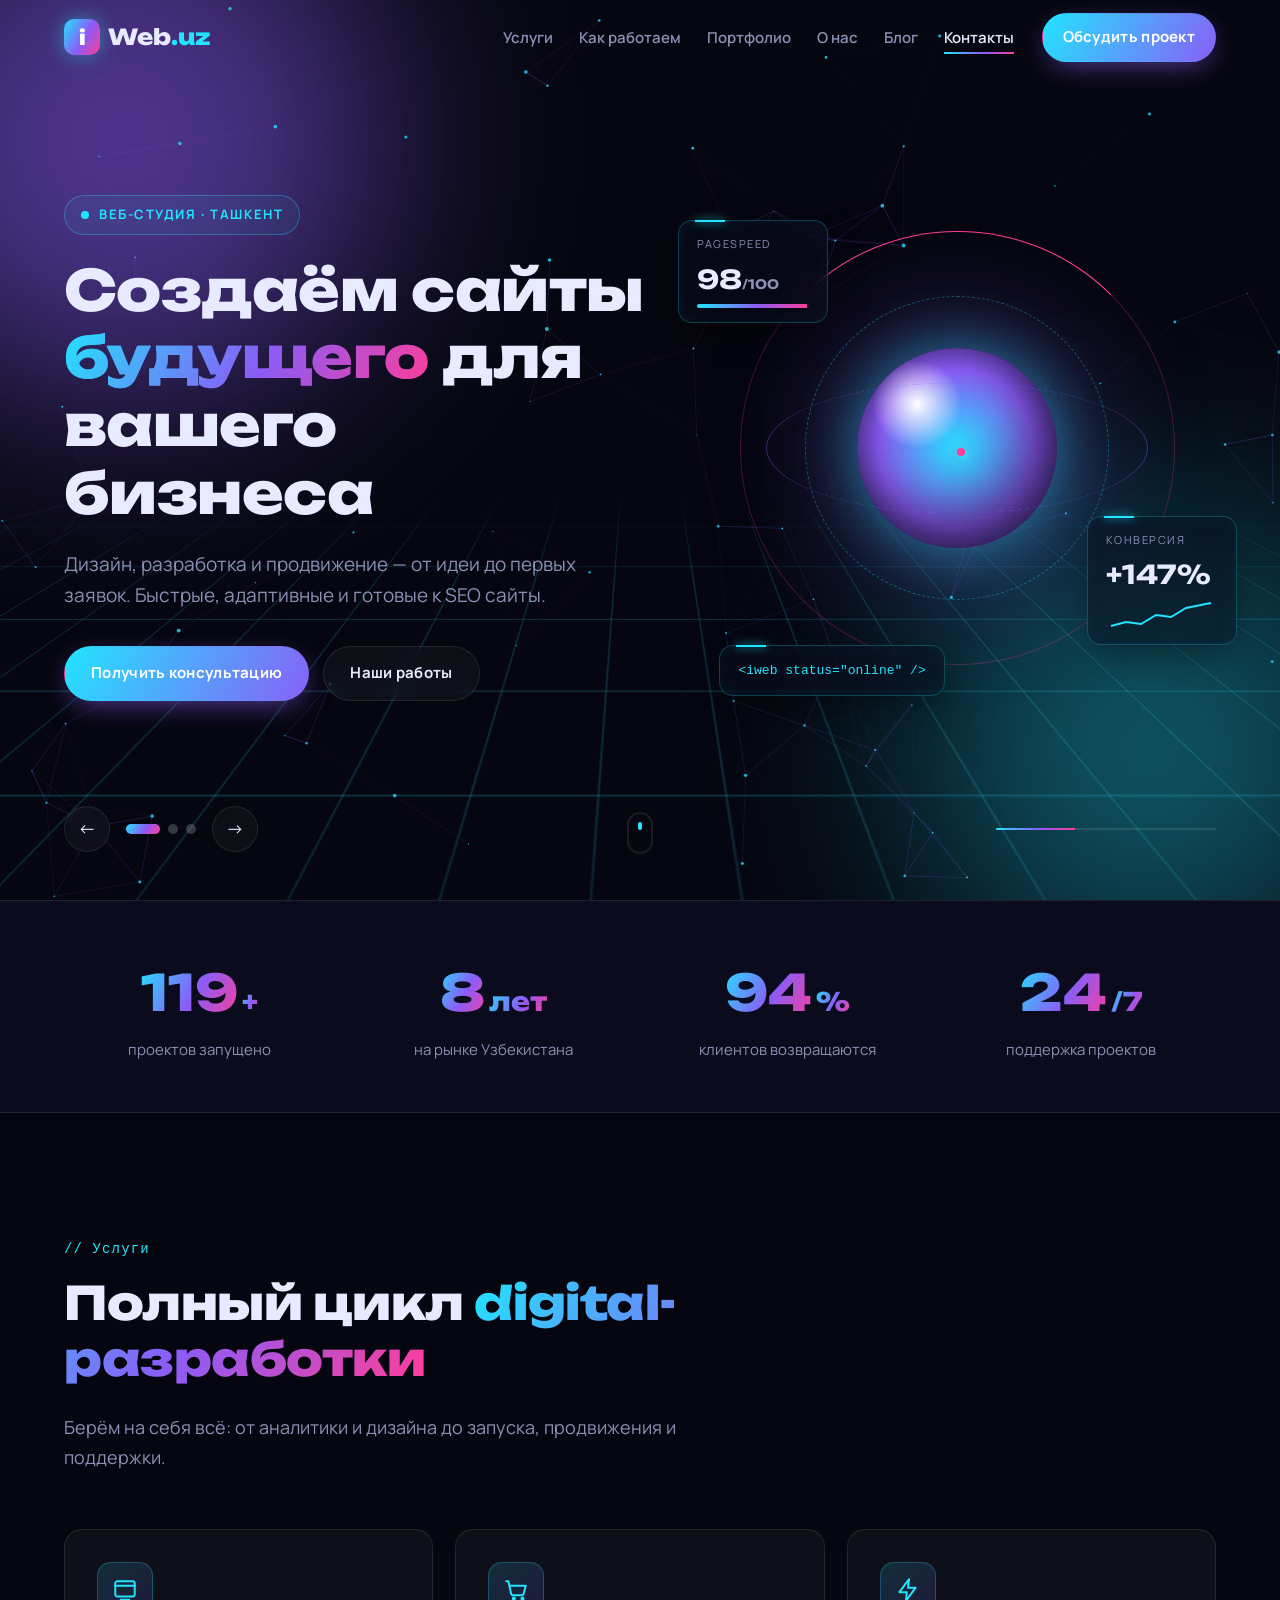
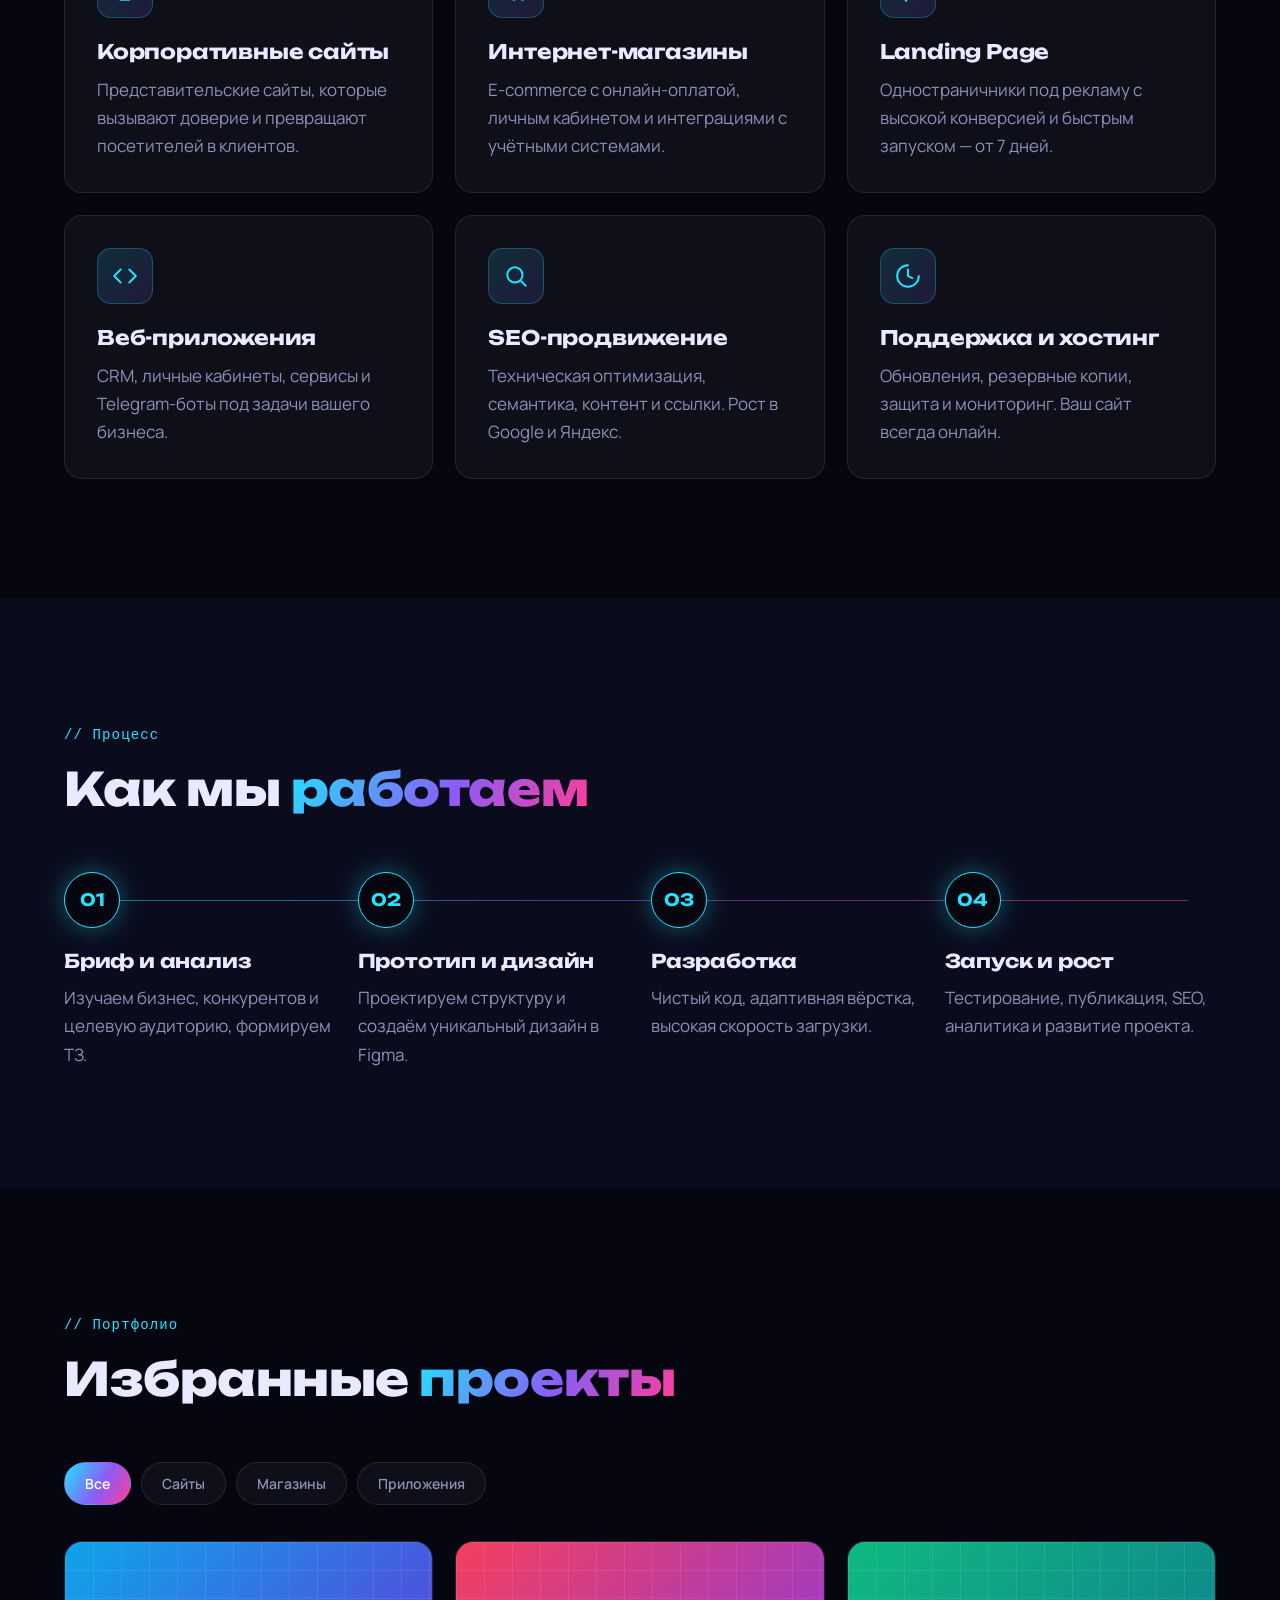
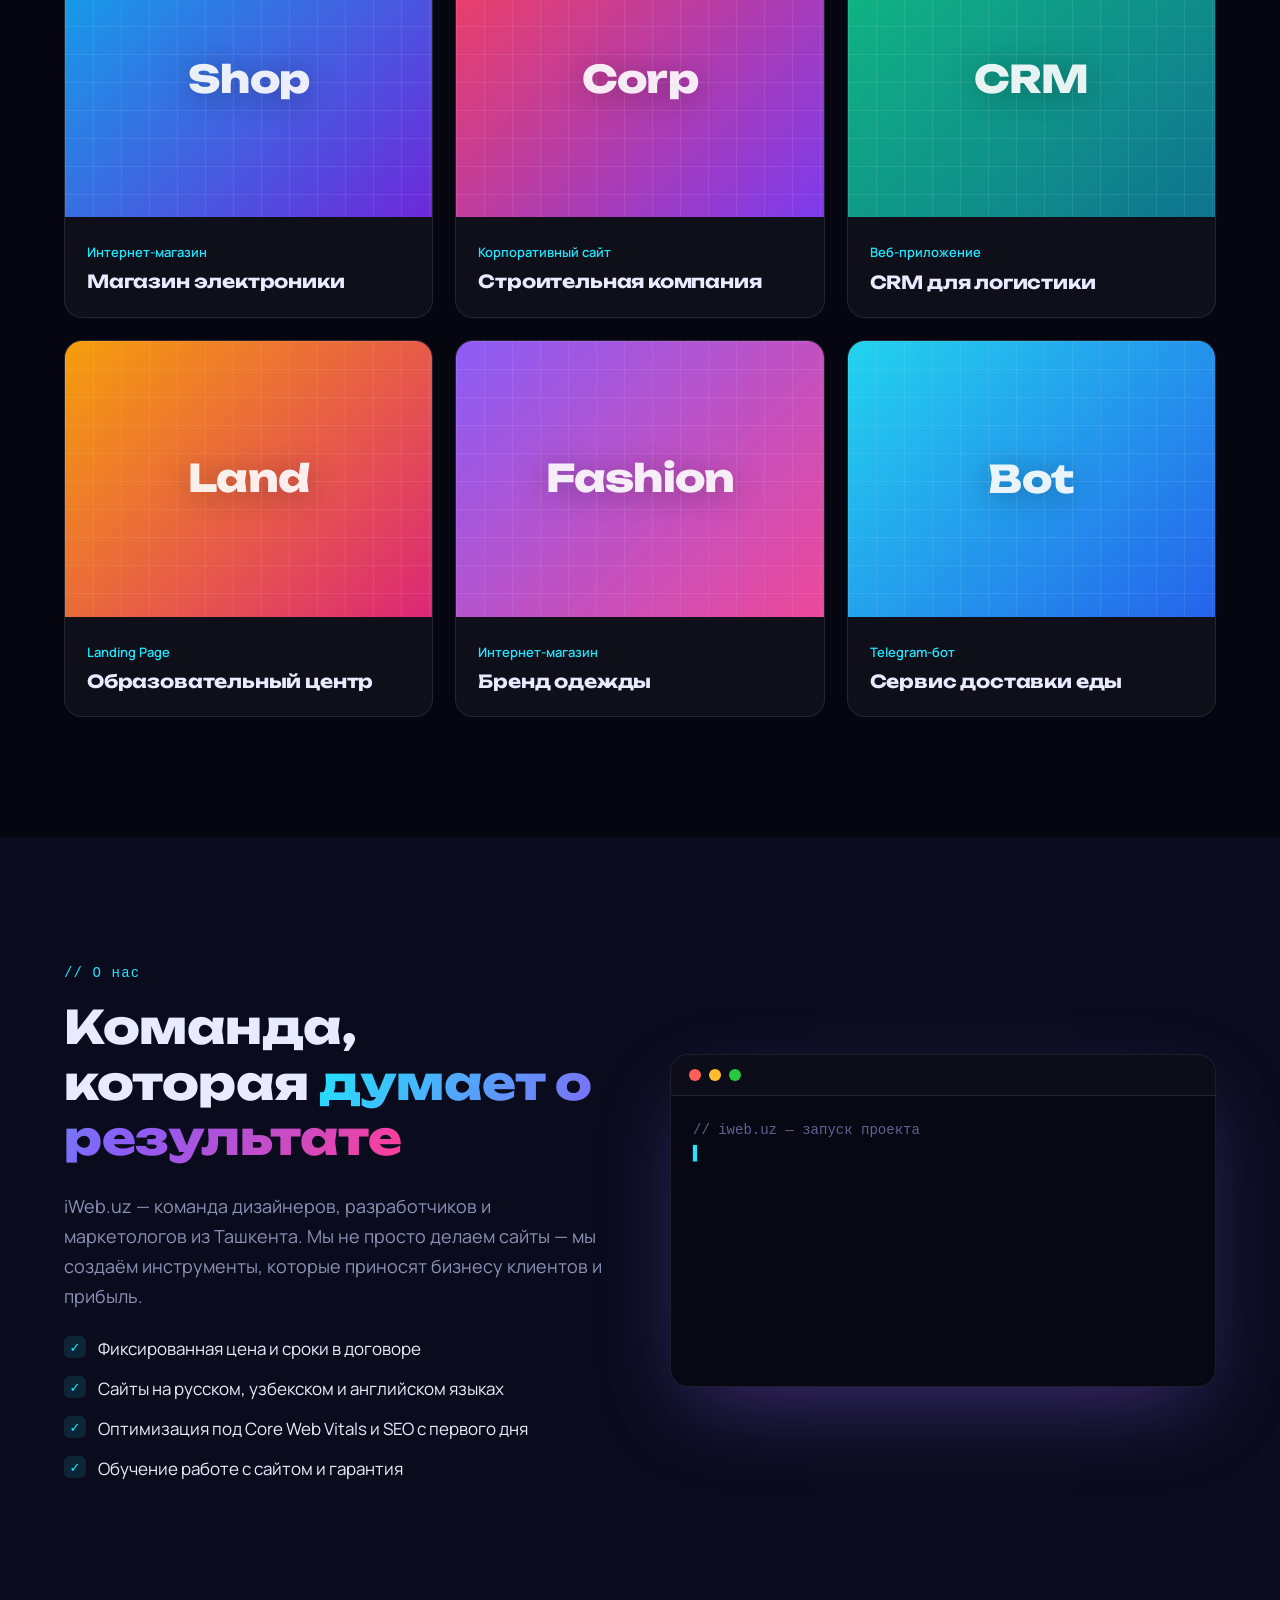
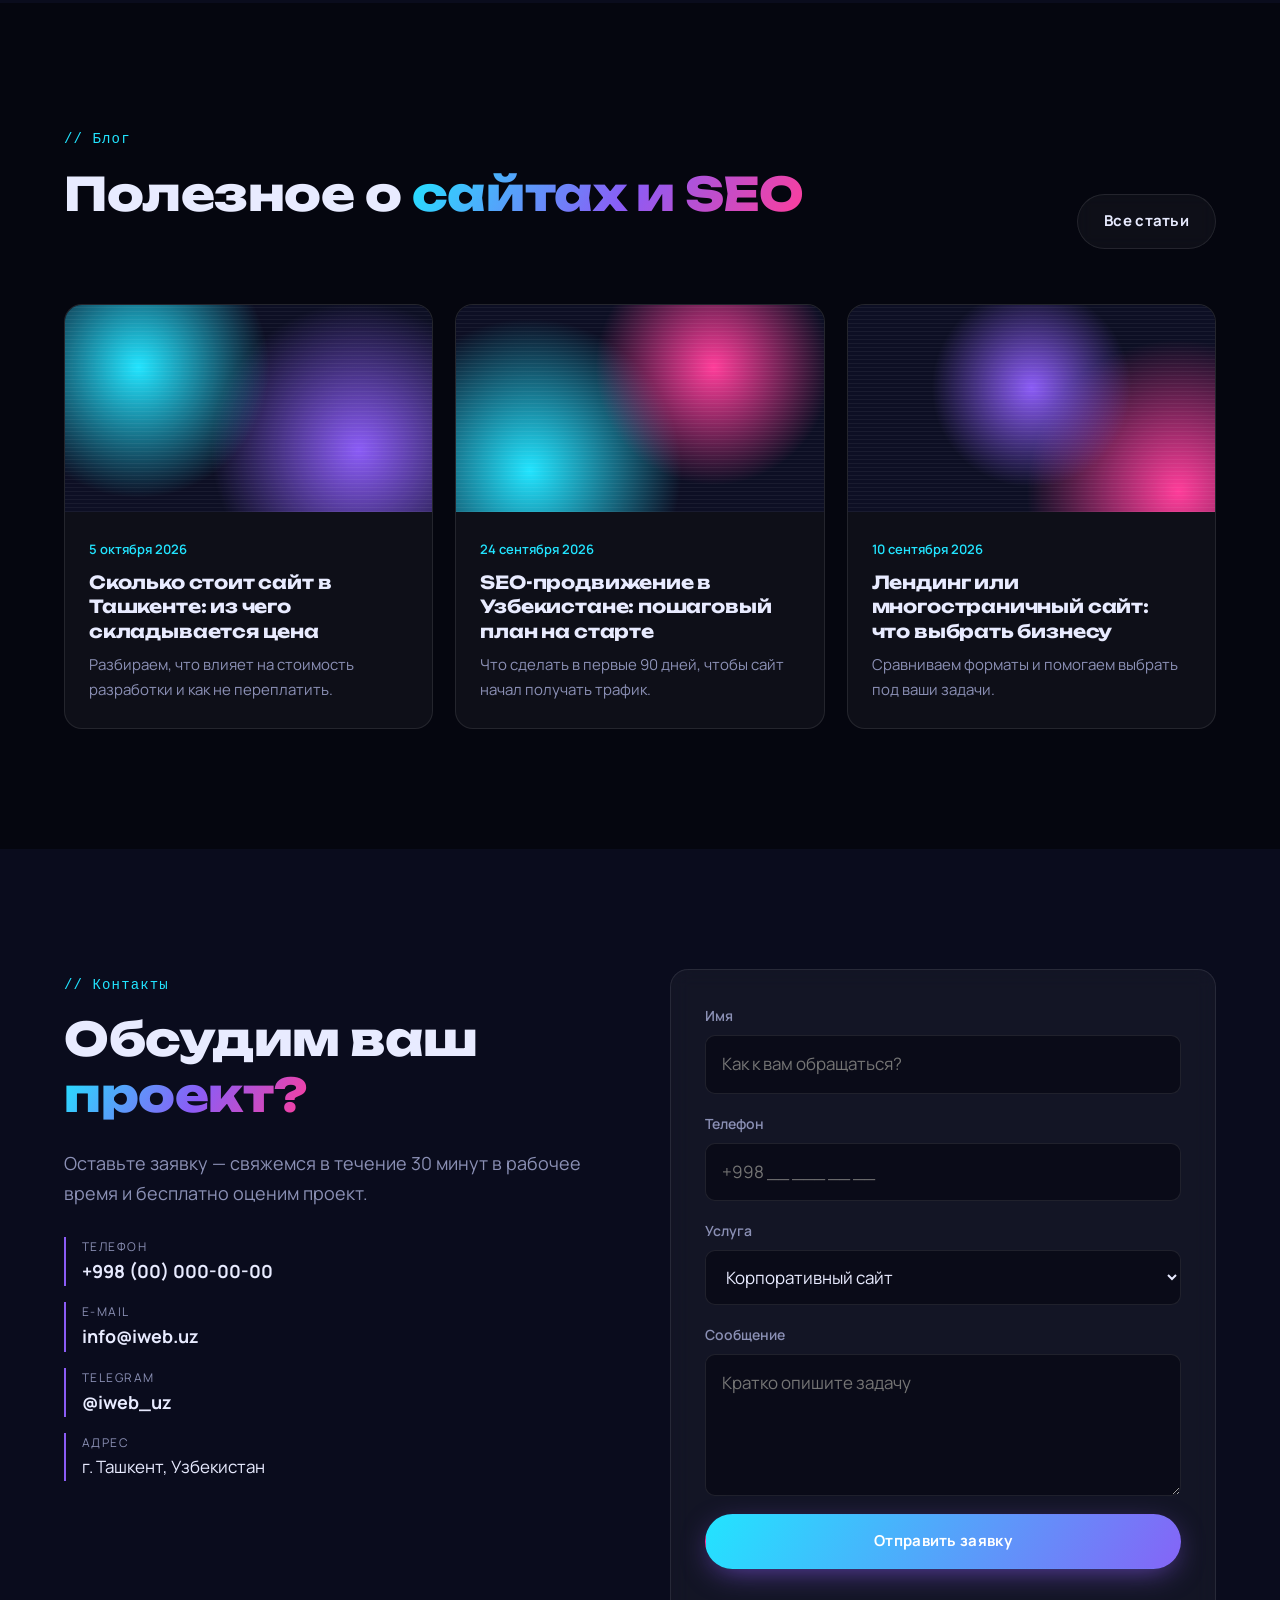
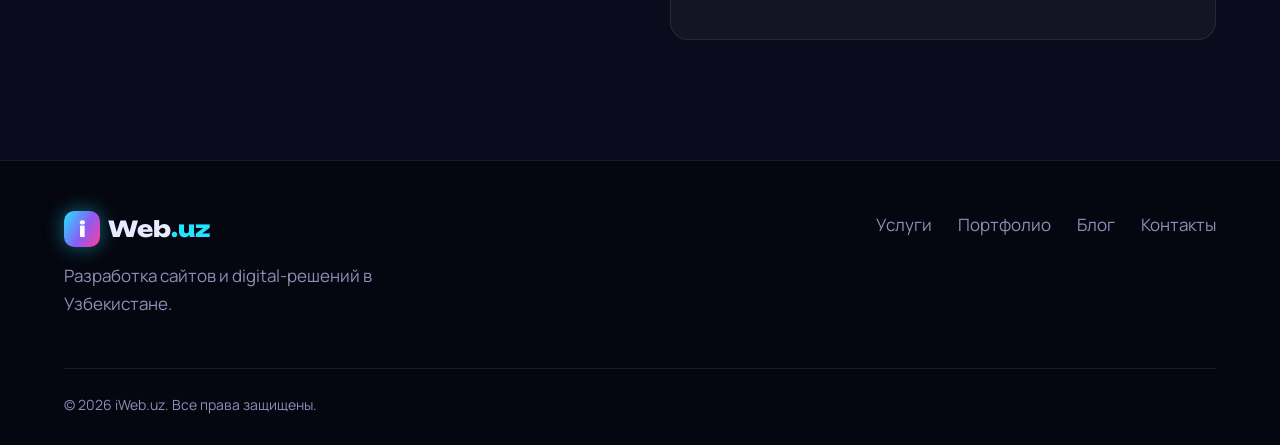
<file: index.html>
<!DOCTYPE html>
<html lang="ru">
<head>
  <meta charset="UTF-8">
  <meta name="viewport" content="width=device-width, initial-scale=1">
  <title>iWeb.uz — разработка сайтов и digital-решений в Узбекистане</title>
  <meta name="description" content="iWeb.uz — веб-студия в Ташкенте: разработка сайтов, интернет-магазинов, веб-приложений, SEO-продвижение и поддержка. Современный дизайн и быстрые сайты для бизнеса в Узбекистане.">
  <meta name="keywords" content="разработка сайтов Ташкент, создание сайтов Узбекистан, веб-студия, интернет-магазин, SEO продвижение, iWeb.uz">
  <meta name="robots" content="index, follow">
  <meta name="theme-color" content="#05060f">
  <link rel="canonical" href="https://iweb.uz/">

  <!-- Open Graph / соцсети -->
  <meta property="og:type" content="website">
  <meta property="og:site_name" content="iWeb.uz">
  <meta property="og:locale" content="ru_RU">
  <meta property="og:title" content="iWeb.uz — разработка сайтов и digital-решений">
  <meta property="og:description" content="Создаём быстрые, красивые и продающие сайты для бизнеса в Узбекистане.">
  <meta property="og:url" content="https://iweb.uz/">
  <meta property="og:image" content="https://iweb.uz/img/og-image.png">
  <meta name="twitter:card" content="summary_large_image">

  <link rel="icon" href="img/favicon.svg" type="image/svg+xml">
  <link rel="preconnect" href="https://fonts.googleapis.com">
  <link rel="preconnect" href="https://fonts.gstatic.com" crossorigin>
  <link href="https://fonts.googleapis.com/css2?family=Manrope:wght@400;500;600;700&family=Unbounded:wght@500;700;800&display=swap" rel="stylesheet">
  <link rel="stylesheet" href="css/style.css">

  <script type="application/ld+json">
  {
    "@context": "https://schema.org",
    "@type": "Organization",
    "name": "iWeb.uz",
    "url": "https://iweb.uz/",
    "logo": "https://iweb.uz/img/favicon.svg",
    "description": "Веб-студия: разработка сайтов, интернет-магазинов, веб-приложений и SEO-продвижение в Узбекистане.",
    "email": "info@iweb.uz",
    "telephone": "+998000000000",
    "address": {
      "@type": "PostalAddress",
      "addressLocality": "Ташкент",
      "addressCountry": "UZ"
    }
  }
  </script>
</head>
<body>
  <a class="skip-link" href="#main">Перейти к содержимому</a>

  <!-- ===== HEADER ===== -->
  <header class="header" id="header">
    <div class="container header__inner">
      <a href="./" class="logo" aria-label="iWeb.uz — на главную">
        <span class="logo__mark">i</span><span class="logo__text">Web<span class="logo__dot">.uz</span></span>
      </a>

      <nav class="nav" id="nav" aria-label="Основное меню">
        <ul class="nav__list">
          <li><a href="#services" class="nav__link">Услуги</a></li>
          <li><a href="#process" class="nav__link">Как работаем</a></li>
          <li><a href="#portfolio" class="nav__link">Портфолио</a></li>
          <li><a href="#about" class="nav__link">О нас</a></li>
          <li><a href="blog/" class="nav__link">Блог</a></li>
          <li><a href="#contact" class="nav__link">Контакты</a></li>
        </ul>
        <a href="#contact" class="btn btn--primary nav__cta">Обсудить проект</a>
      </nav>

      <button class="burger" id="burger" aria-label="Открыть меню" aria-expanded="false" aria-controls="nav">
        <span></span><span></span><span></span>
      </button>
    </div>
  </header>

  <main id="main">
    <!-- ===== HERO SLIDER ===== -->
    <section class="hero" id="hero" aria-roledescription="carousel" aria-label="Главный слайдер">
      <canvas class="hero__canvas" id="heroCanvas" aria-hidden="true"></canvas>
      <div class="hero__grid" aria-hidden="true"></div>
      <div class="hero__glow hero__glow--1" aria-hidden="true"></div>
      <div class="hero__glow hero__glow--2" aria-hidden="true"></div>

      <div class="container hero__inner">
        <div class="hero__slides" id="heroSlides">
          <article class="slide is-active" aria-roledescription="slide" aria-label="1 из 3">
            <span class="slide__tag"><span class="pulse"></span> Веб-студия · Ташкент</span>
            <h1 class="slide__title">Создаём сайты <span class="gradient-text glitch" data-text="будущего">будущего</span> для вашего бизнеса</h1>
            <p class="slide__text">Дизайн, разработка и продвижение — от идеи до первых заявок. Быстрые, адаптивные и готовые к SEO сайты.</p>
            <div class="slide__actions">
              <a href="#contact" class="btn btn--primary">Получить консультацию</a>
              <a href="#portfolio" class="btn btn--ghost">Наши работы</a>
            </div>
          </article>

          <article class="slide" aria-roledescription="slide" aria-label="2 из 3">
            <span class="slide__tag"><span class="pulse"></span> E-commerce</span>
            <h2 class="slide__title">Интернет-магазины, которые <span class="gradient-text">продают 24/7</span></h2>
            <p class="slide__text">Каталог, корзина, онлайн-оплата Payme и Click, интеграция с 1С и службами доставки по Узбекистану.</p>
            <div class="slide__actions">
              <a href="#services" class="btn btn--primary">Подробнее</a>
              <a href="#contact" class="btn btn--ghost">Рассчитать стоимость</a>
            </div>
          </article>

          <article class="slide" aria-roledescription="slide" aria-label="3 из 3">
            <span class="slide__tag"><span class="pulse"></span> SEO &amp; Growth</span>
            <h2 class="slide__title">Выводим сайты в <span class="gradient-text">ТОП Google и Яндекс</span></h2>
            <p class="slide__text">Техническая оптимизация, контент-маркетинг и блог, аналитика. Растим органический трафик и заявки.</p>
            <div class="slide__actions">
              <a href="blog/" class="btn btn--primary">Читать блог</a>
              <a href="#contact" class="btn btn--ghost">Аудит сайта</a>
            </div>
          </article>
        </div>

        <!-- Футуристичный визуал -->
        <div class="hero__visual" aria-hidden="true">
          <div class="orb">
            <div class="orb__core"></div>
            <div class="orb__ring orb__ring--1"></div>
            <div class="orb__ring orb__ring--2"></div>
            <div class="orb__ring orb__ring--3"></div>
            <span class="orb__sat orb__sat--1"></span>
            <span class="orb__sat orb__sat--2"></span>
          </div>
          <div class="hud hud--1">
            <span class="hud__label">PageSpeed</span>
            <span class="hud__value">98<small>/100</small></span>
            <span class="hud__bar"><span style="width:98%"></span></span>
          </div>
          <div class="hud hud--2">
            <span class="hud__label">Конверсия</span>
            <span class="hud__value">+147%</span>
            <svg class="hud__spark" viewBox="0 0 100 30"><polyline points="0,26 15,22 30,24 45,15 60,17 75,8 100,3" /></svg>
          </div>
          <div class="hud hud--3">
            <span class="hud__code">&lt;iweb status="online" /&gt;</span>
          </div>
        </div>
      </div>

      <div class="hero__controls container">
        <button class="slider-btn" id="heroPrev" aria-label="Предыдущий слайд">&#8592;</button>
        <div class="slider-dots" id="heroDots" role="tablist" aria-label="Выбор слайда"></div>
        <button class="slider-btn" id="heroNext" aria-label="Следующий слайд">&#8594;</button>
        <div class="slider-progress"><span id="heroProgress"></span></div>
      </div>

      <a href="#services" class="scroll-hint" aria-label="Прокрутить вниз"><span></span></a>
    </section>

    <!-- ===== STATS ===== -->
    <section class="stats" aria-label="Цифры">
      <div class="container stats__grid">
        <div class="stat reveal"><span class="stat__num" data-count="120">0</span><span class="stat__plus">+</span><p>проектов запущено</p></div>
        <div class="stat reveal"><span class="stat__num" data-count="8">0</span><span class="stat__plus">лет</span><p>на рынке Узбекистана</p></div>
        <div class="stat reveal"><span class="stat__num" data-count="95">0</span><span class="stat__plus">%</span><p>клиентов возвращаются</p></div>
        <div class="stat reveal"><span class="stat__num" data-count="24">0</span><span class="stat__plus">/7</span><p>поддержка проектов</p></div>
      </div>
    </section>

    <!-- ===== SERVICES ===== -->
    <section class="section" id="services">
      <div class="container">
        <header class="section__head reveal">
          <span class="eyebrow">// Услуги</span>
          <h2 class="section__title">Полный цикл <span class="gradient-text">digital-разработки</span></h2>
          <p class="section__lead">Берём на себя всё: от аналитики и дизайна до запуска, продвижения и поддержки.</p>
        </header>

        <div class="cards">
          <article class="card reveal">
            <div class="card__icon">
              <svg viewBox="0 0 24 24"><rect x="3" y="4" width="18" height="14" rx="2"/><path d="M3 8h18M8 21h8"/></svg>
            </div>
            <h3>Корпоративные сайты</h3>
            <p>Представительские сайты, которые вызывают доверие и превращают посетителей в клиентов.</p>
          </article>
          <article class="card reveal">
            <div class="card__icon">
              <svg viewBox="0 0 24 24"><path d="M3 4h2l2.4 11.2a2 2 0 0 0 2 1.6h7.7a2 2 0 0 0 2-1.5L21 8H6"/><circle cx="10" cy="20" r="1"/><circle cx="18" cy="20" r="1"/></svg>
            </div>
            <h3>Интернет-магазины</h3>
            <p>E-commerce с онлайн-оплатой, личным кабинетом и интеграциями с учётными системами.</p>
          </article>
          <article class="card reveal">
            <div class="card__icon">
              <svg viewBox="0 0 24 24"><path d="M13 2 4 14h7l-1 8 9-12h-7z"/></svg>
            </div>
            <h3>Landing Page</h3>
            <p>Одностраничники под рекламу с высокой конверсией и быстрым запуском — от 7 дней.</p>
          </article>
          <article class="card reveal">
            <div class="card__icon">
              <svg viewBox="0 0 24 24"><path d="m8 6-6 6 6 6M16 6l6 6-6 6"/></svg>
            </div>
            <h3>Веб-приложения</h3>
            <p>CRM, личные кабинеты, сервисы и Telegram-боты под задачи вашего бизнеса.</p>
          </article>
          <article class="card reveal">
            <div class="card__icon">
              <svg viewBox="0 0 24 24"><circle cx="11" cy="11" r="7"/><path d="m21 21-4.3-4.3"/></svg>
            </div>
            <h3>SEO-продвижение</h3>
            <p>Техническая оптимизация, семантика, контент и ссылки. Рост в Google и Яндекс.</p>
          </article>
          <article class="card reveal">
            <div class="card__icon">
              <svg viewBox="0 0 24 24"><path d="M12 2a10 10 0 1 0 10 10"/><path d="M12 6v6l4 2"/></svg>
            </div>
            <h3>Поддержка и хостинг</h3>
            <p>Обновления, резервные копии, защита и мониторинг. Ваш сайт всегда онлайн.</p>
          </article>
        </div>
      </div>
    </section>

    <!-- ===== PROCESS ===== -->
    <section class="section section--alt" id="process">
      <div class="container">
        <header class="section__head reveal">
          <span class="eyebrow">// Процесс</span>
          <h2 class="section__title">Как мы <span class="gradient-text">работаем</span></h2>
        </header>
        <ol class="timeline">
          <li class="timeline__item reveal"><span class="timeline__step">01</span><h3>Бриф и анализ</h3><p>Изучаем бизнес, конкурентов и целевую аудиторию, формируем ТЗ.</p></li>
          <li class="timeline__item reveal"><span class="timeline__step">02</span><h3>Прототип и дизайн</h3><p>Проектируем структуру и создаём уникальный дизайн в Figma.</p></li>
          <li class="timeline__item reveal"><span class="timeline__step">03</span><h3>Разработка</h3><p>Чистый код, адаптивная вёрстка, высокая скорость загрузки.</p></li>
          <li class="timeline__item reveal"><span class="timeline__step">04</span><h3>Запуск и рост</h3><p>Тестирование, публикация, SEO, аналитика и развитие проекта.</p></li>
        </ol>
      </div>
    </section>

    <!-- ===== PORTFOLIO ===== -->
    <section class="section" id="portfolio">
      <div class="container">
        <header class="section__head reveal">
          <span class="eyebrow">// Портфолио</span>
          <h2 class="section__title">Избранные <span class="gradient-text">проекты</span></h2>
        </header>
        <div class="filters" role="group" aria-label="Фильтр проектов">
          <button class="filter is-active" data-filter="all">Все</button>
          <button class="filter" data-filter="web">Сайты</button>
          <button class="filter" data-filter="shop">Магазины</button>
          <button class="filter" data-filter="app">Приложения</button>
        </div>
        <div class="works">
          <article class="work reveal" data-cat="shop">
            <div class="work__img work__img--1"><span>Shop</span></div>
            <div class="work__body"><span class="work__cat">Интернет-магазин</span><h3>Магазин электроники</h3></div>
          </article>
          <article class="work reveal" data-cat="web">
            <div class="work__img work__img--2"><span>Corp</span></div>
            <div class="work__body"><span class="work__cat">Корпоративный сайт</span><h3>Строительная компания</h3></div>
          </article>
          <article class="work reveal" data-cat="app">
            <div class="work__img work__img--3"><span>CRM</span></div>
            <div class="work__body"><span class="work__cat">Веб-приложение</span><h3>CRM для логистики</h3></div>
          </article>
          <article class="work reveal" data-cat="web">
            <div class="work__img work__img--4"><span>Land</span></div>
            <div class="work__body"><span class="work__cat">Landing Page</span><h3>Образовательный центр</h3></div>
          </article>
          <article class="work reveal" data-cat="shop">
            <div class="work__img work__img--5"><span>Fashion</span></div>
            <div class="work__body"><span class="work__cat">Интернет-магазин</span><h3>Бренд одежды</h3></div>
          </article>
          <article class="work reveal" data-cat="app">
            <div class="work__img work__img--6"><span>Bot</span></div>
            <div class="work__body"><span class="work__cat">Telegram-бот</span><h3>Сервис доставки еды</h3></div>
          </article>
        </div>
      </div>
    </section>

    <!-- ===== ABOUT ===== -->
    <section class="section section--alt" id="about">
      <div class="container about">
        <div class="about__text reveal">
          <span class="eyebrow">// О нас</span>
          <h2 class="section__title">Команда, которая <span class="gradient-text">думает о результате</span></h2>
          <p>iWeb.uz — команда дизайнеров, разработчиков и маркетологов из Ташкента. Мы не просто делаем сайты — мы создаём инструменты, которые приносят бизнесу клиентов и прибыль.</p>
          <ul class="checklist">
            <li>Фиксированная цена и сроки в договоре</li>
            <li>Сайты на русском, узбекском и английском языках</li>
            <li>Оптимизация под Core Web Vitals и SEO с первого дня</li>
            <li>Обучение работе с сайтом и гарантия</li>
          </ul>
        </div>
        <div class="about__visual reveal" aria-hidden="true">
          <div class="terminal">
            <div class="terminal__bar"><span></span><span></span><span></span></div>
            <pre class="terminal__body"><code id="typeCode"></code><span class="caret">▍</span></pre>
          </div>
        </div>
      </div>
    </section>

    <!-- ===== BLOG PREVIEW ===== -->
    <section class="section" id="blog">
      <div class="container">
        <header class="section__head section__head--row reveal">
          <div>
            <span class="eyebrow">// Блог</span>
            <h2 class="section__title">Полезное о <span class="gradient-text">сайтах и SEO</span></h2>
          </div>
          <a href="blog/" class="btn btn--ghost">Все статьи</a>
        </header>
        <div class="posts">
          <article class="post-card reveal">
            <a href="blog/skolko-stoit-sajt-v-tashkente.html" class="post-card__link">
              <div class="post-card__cover post-card__cover--1"></div>
              <div class="post-card__body">
                <time datetime="2026-10-05">5 октября 2026</time>
                <h3>Сколько стоит сайт в Ташкенте: из чего складывается цена</h3>
                <p>Разбираем, что влияет на стоимость разработки и как не переплатить.</p>
              </div>
            </a>
          </article>
          <article class="post-card reveal">
            <a href="blog/seo-prodvizhenie-v-uzbekistane.html" class="post-card__link">
              <div class="post-card__cover post-card__cover--2"></div>
              <div class="post-card__body">
                <time datetime="2026-09-24">24 сентября 2026</time>
                <h3>SEO-продвижение в Узбекистане: пошаговый план на старте</h3>
                <p>Что сделать в первые 90 дней, чтобы сайт начал получать трафик.</p>
              </div>
            </a>
          </article>
          <article class="post-card reveal">
            <a href="blog/lending-ili-mnogostranichnyj-sajt.html" class="post-card__link">
              <div class="post-card__cover post-card__cover--3"></div>
              <div class="post-card__body">
                <time datetime="2026-09-10">10 сентября 2026</time>
                <h3>Лендинг или многостраничный сайт: что выбрать бизнесу</h3>
                <p>Сравниваем форматы и помогаем выбрать под ваши задачи.</p>
              </div>
            </a>
          </article>
        </div>
      </div>
    </section>

    <!-- ===== CONTACT ===== -->
    <section class="section section--alt" id="contact">
      <div class="container contact">
        <div class="contact__info reveal">
          <span class="eyebrow">// Контакты</span>
          <h2 class="section__title">Обсудим ваш <span class="gradient-text">проект?</span></h2>
          <p>Оставьте заявку — свяжемся в течение 30 минут в рабочее время и бесплатно оценим проект.</p>
          <ul class="contact__list">
            <li><span>Телефон</span><a href="tel:+998000000000">+998 (00) 000-00-00</a></li>
            <li><span>E-mail</span><a href="mailto:info@iweb.uz">info@iweb.uz</a></li>
            <li><span>Telegram</span><a href="https://t.me/iweb_uz" rel="noopener" target="_blank">@iweb_uz</a></li>
            <li><span>Адрес</span>г. Ташкент, Узбекистан</li>
          </ul>
        </div>

        <form class="form reveal" id="contactForm" novalidate>
          <div class="form__row">
            <label for="name">Имя</label>
            <input type="text" id="name" name="name" placeholder="Как к вам обращаться?" required autocomplete="name">
          </div>
          <div class="form__row">
            <label for="phone">Телефон</label>
            <input type="tel" id="phone" name="phone" placeholder="+998 __ ___ __ __" required autocomplete="tel">
          </div>
          <div class="form__row">
            <label for="service">Услуга</label>
            <select id="service" name="service">
              <option>Корпоративный сайт</option>
              <option>Интернет-магазин</option>
              <option>Landing Page</option>
              <option>Веб-приложение</option>
              <option>SEO-продвижение</option>
              <option>Другое</option>
            </select>
          </div>
          <div class="form__row">
            <label for="message">Сообщение</label>
            <textarea id="message" name="message" rows="4" placeholder="Кратко опишите задачу"></textarea>
          </div>
          <button type="submit" class="btn btn--primary btn--full">Отправить заявку</button>
          <p class="form__status" id="formStatus" role="status" aria-live="polite"></p>
        </form>
      </div>
    </section>
  </main>

  <!-- ===== FOOTER ===== -->
  <footer class="footer">
    <div class="container footer__inner">
      <div class="footer__brand">
        <a href="./" class="logo"><span class="logo__mark">i</span><span class="logo__text">Web<span class="logo__dot">.uz</span></span></a>
        <p>Разработка сайтов и digital-решений в Узбекистане.</p>
      </div>
      <nav class="footer__nav" aria-label="Меню в подвале">
        <a href="#services">Услуги</a>
        <a href="#portfolio">Портфолио</a>
        <a href="blog/">Блог</a>
        <a href="#contact">Контакты</a>
      </nav>
      <p class="footer__copy">© <span class="year"></span> iWeb.uz. Все права защищены.</p>
    </div>
  </footer>

  <button class="to-top" id="toTop" aria-label="Наверх">&#8593;</button>

  <script src="js/main.js" defer></script>
</body>
</html>
</file>
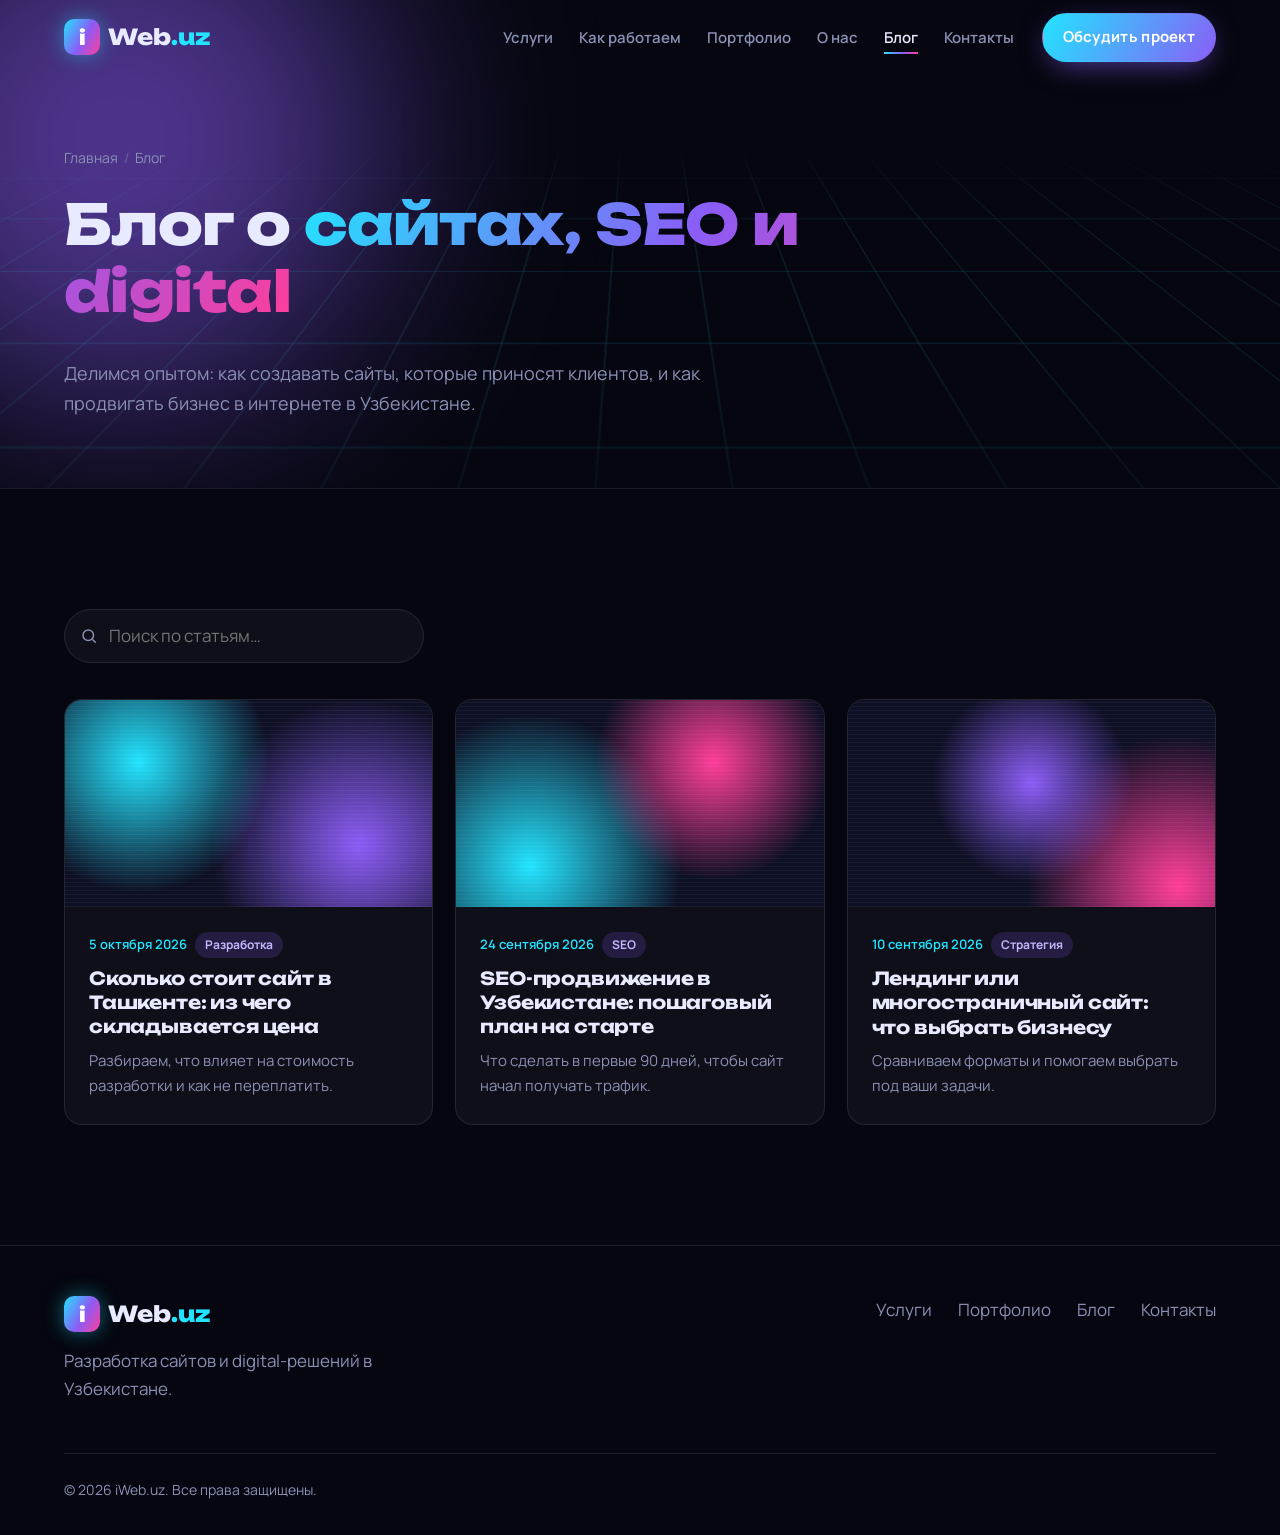
<file: blog/index.html>
<!DOCTYPE html>
<html lang="ru">
<head>
  <meta charset="UTF-8">
  <meta name="viewport" content="width=device-width, initial-scale=1">
  <title>Блог iWeb.uz — статьи о разработке сайтов, SEO и digital-маркетинге</title>
  <meta name="description" content="Блог веб-студии iWeb.uz: практические статьи о создании сайтов, SEO-продвижении, интернет-магазинах и digital-маркетинге в Узбекистане.">
  <meta name="robots" content="index, follow">
  <meta name="theme-color" content="#05060f">
  <link rel="canonical" href="https://iweb.uz/blog/">

  <meta property="og:type" content="website">
  <meta property="og:site_name" content="iWeb.uz">
  <meta property="og:locale" content="ru_RU">
  <meta property="og:title" content="Блог iWeb.uz — о сайтах, SEO и digital">
  <meta property="og:description" content="Практические статьи о создании и продвижении сайтов в Узбекистане.">
  <meta property="og:url" content="https://iweb.uz/blog/">
  <meta property="og:image" content="https://iweb.uz/img/og-image.png">
  <meta name="twitter:card" content="summary_large_image">

  <link rel="icon" href="../img/favicon.svg" type="image/svg+xml">
  <link rel="preconnect" href="https://fonts.googleapis.com">
  <link rel="preconnect" href="https://fonts.gstatic.com" crossorigin>
  <link href="https://fonts.googleapis.com/css2?family=Manrope:wght@400;500;600;700&family=Unbounded:wght@500;700;800&display=swap" rel="stylesheet">
  <link rel="stylesheet" href="../css/style.css">

  <script type="application/ld+json">
  {
    "@context": "https://schema.org",
    "@type": "Blog",
    "name": "Блог iWeb.uz",
    "url": "https://iweb.uz/blog/",
    "inLanguage": "ru",
    "publisher": { "@type": "Organization", "name": "iWeb.uz", "url": "https://iweb.uz/" },
    "blogPost": [
      { "@type": "BlogPosting", "headline": "Сколько стоит сайт в Ташкенте: из чего складывается цена", "url": "https://iweb.uz/blog/skolko-stoit-sajt-v-tashkente.html", "datePublished": "2026-10-05" },
      { "@type": "BlogPosting", "headline": "SEO-продвижение в Узбекистане: пошаговый план на старте", "url": "https://iweb.uz/blog/seo-prodvizhenie-v-uzbekistane.html", "datePublished": "2026-09-24" },
      { "@type": "BlogPosting", "headline": "Лендинг или многостраничный сайт: что выбрать бизнесу", "url": "https://iweb.uz/blog/lending-ili-mnogostranichnyj-sajt.html", "datePublished": "2026-09-10" }
    ]
  }
  </script>
</head>
<body>
  <a class="skip-link" href="#main">Перейти к содержимому</a>

  <header class="header" id="header">
    <div class="container header__inner">
      <a href="../" class="logo" aria-label="iWeb.uz — на главную">
        <span class="logo__mark">i</span><span class="logo__text">Web<span class="logo__dot">.uz</span></span>
      </a>
      <nav class="nav" id="nav" aria-label="Основное меню">
        <ul class="nav__list">
          <li><a href="../#services" class="nav__link">Услуги</a></li>
          <li><a href="../#process" class="nav__link">Как работаем</a></li>
          <li><a href="../#portfolio" class="nav__link">Портфолио</a></li>
          <li><a href="../#about" class="nav__link">О нас</a></li>
          <li><a href="./" class="nav__link is-active" aria-current="page">Блог</a></li>
          <li><a href="../#contact" class="nav__link">Контакты</a></li>
        </ul>
        <a href="../#contact" class="btn btn--primary nav__cta">Обсудить проект</a>
      </nav>
      <button class="burger" id="burger" aria-label="Открыть меню" aria-expanded="false" aria-controls="nav">
        <span></span><span></span><span></span>
      </button>
    </div>
  </header>

  <main id="main">
    <section class="page-hero">
      <div class="hero__grid" aria-hidden="true"></div>
      <div class="hero__glow hero__glow--1" aria-hidden="true"></div>
      <div class="container">
        <nav class="breadcrumbs" aria-label="Хлебные крошки">
          <ol>
            <li><a href="../">Главная</a></li>
            <li aria-current="page">Блог</li>
          </ol>
        </nav>
        <h1>Блог о <span class="gradient-text">сайтах, SEO и digital</span></h1>
        <p>Делимся опытом: как создавать сайты, которые приносят клиентов, и как продвигать бизнес в интернете в Узбекистане.</p>
      </div>
    </section>

    <section class="section">
      <div class="container">
        <div class="blog-toolbar">
          <label class="search">
            <svg viewBox="0 0 24 24" aria-hidden="true"><circle cx="11" cy="11" r="7"/><path d="m21 21-4.3-4.3"/></svg>
            <input type="search" id="blogSearch" placeholder="Поиск по статьям…" aria-label="Поиск по статьям">
          </label>
        </div>

        <!-- Новые статьи добавляйте в начало списка -->
        <div class="posts">
          <article class="post-card">
            <a href="skolko-stoit-sajt-v-tashkente.html" class="post-card__link">
              <div class="post-card__cover post-card__cover--1"></div>
              <div class="post-card__body">
                <time datetime="2026-10-05">5 октября 2026</time><span class="tag">Разработка</span>
                <h2>Сколько стоит сайт в Ташкенте: из чего складывается цена</h2>
                <p>Разбираем, что влияет на стоимость разработки и как не переплатить.</p>
              </div>
            </a>
          </article>
          <article class="post-card">
            <a href="seo-prodvizhenie-v-uzbekistane.html" class="post-card__link">
              <div class="post-card__cover post-card__cover--2"></div>
              <div class="post-card__body">
                <time datetime="2026-09-24">24 сентября 2026</time><span class="tag">SEO</span>
                <h2>SEO-продвижение в Узбекистане: пошаговый план на старте</h2>
                <p>Что сделать в первые 90 дней, чтобы сайт начал получать трафик.</p>
              </div>
            </a>
          </article>
          <article class="post-card">
            <a href="lending-ili-mnogostranichnyj-sajt.html" class="post-card__link">
              <div class="post-card__cover post-card__cover--3"></div>
              <div class="post-card__body">
                <time datetime="2026-09-10">10 сентября 2026</time><span class="tag">Стратегия</span>
                <h2>Лендинг или многостраничный сайт: что выбрать бизнесу</h2>
                <p>Сравниваем форматы и помогаем выбрать под ваши задачи.</p>
              </div>
            </a>
          </article>
        </div>
        <p class="empty" id="blogEmpty">По вашему запросу ничего не найдено.</p>
      </div>
    </section>
  </main>

  <footer class="footer">
    <div class="container footer__inner">
      <div class="footer__brand">
        <a href="../" class="logo"><span class="logo__mark">i</span><span class="logo__text">Web<span class="logo__dot">.uz</span></span></a>
        <p>Разработка сайтов и digital-решений в Узбекистане.</p>
      </div>
      <nav class="footer__nav" aria-label="Меню в подвале">
        <a href="../#services">Услуги</a>
        <a href="../#portfolio">Портфолио</a>
        <a href="./">Блог</a>
        <a href="../#contact">Контакты</a>
      </nav>
      <p class="footer__copy">© <span class="year"></span> iWeb.uz. Все права защищены.</p>
    </div>
  </footer>

  <button class="to-top" id="toTop" aria-label="Наверх">&#8593;</button>
  <script src="../js/main.js" defer></script>
</body>
</html>
</file>
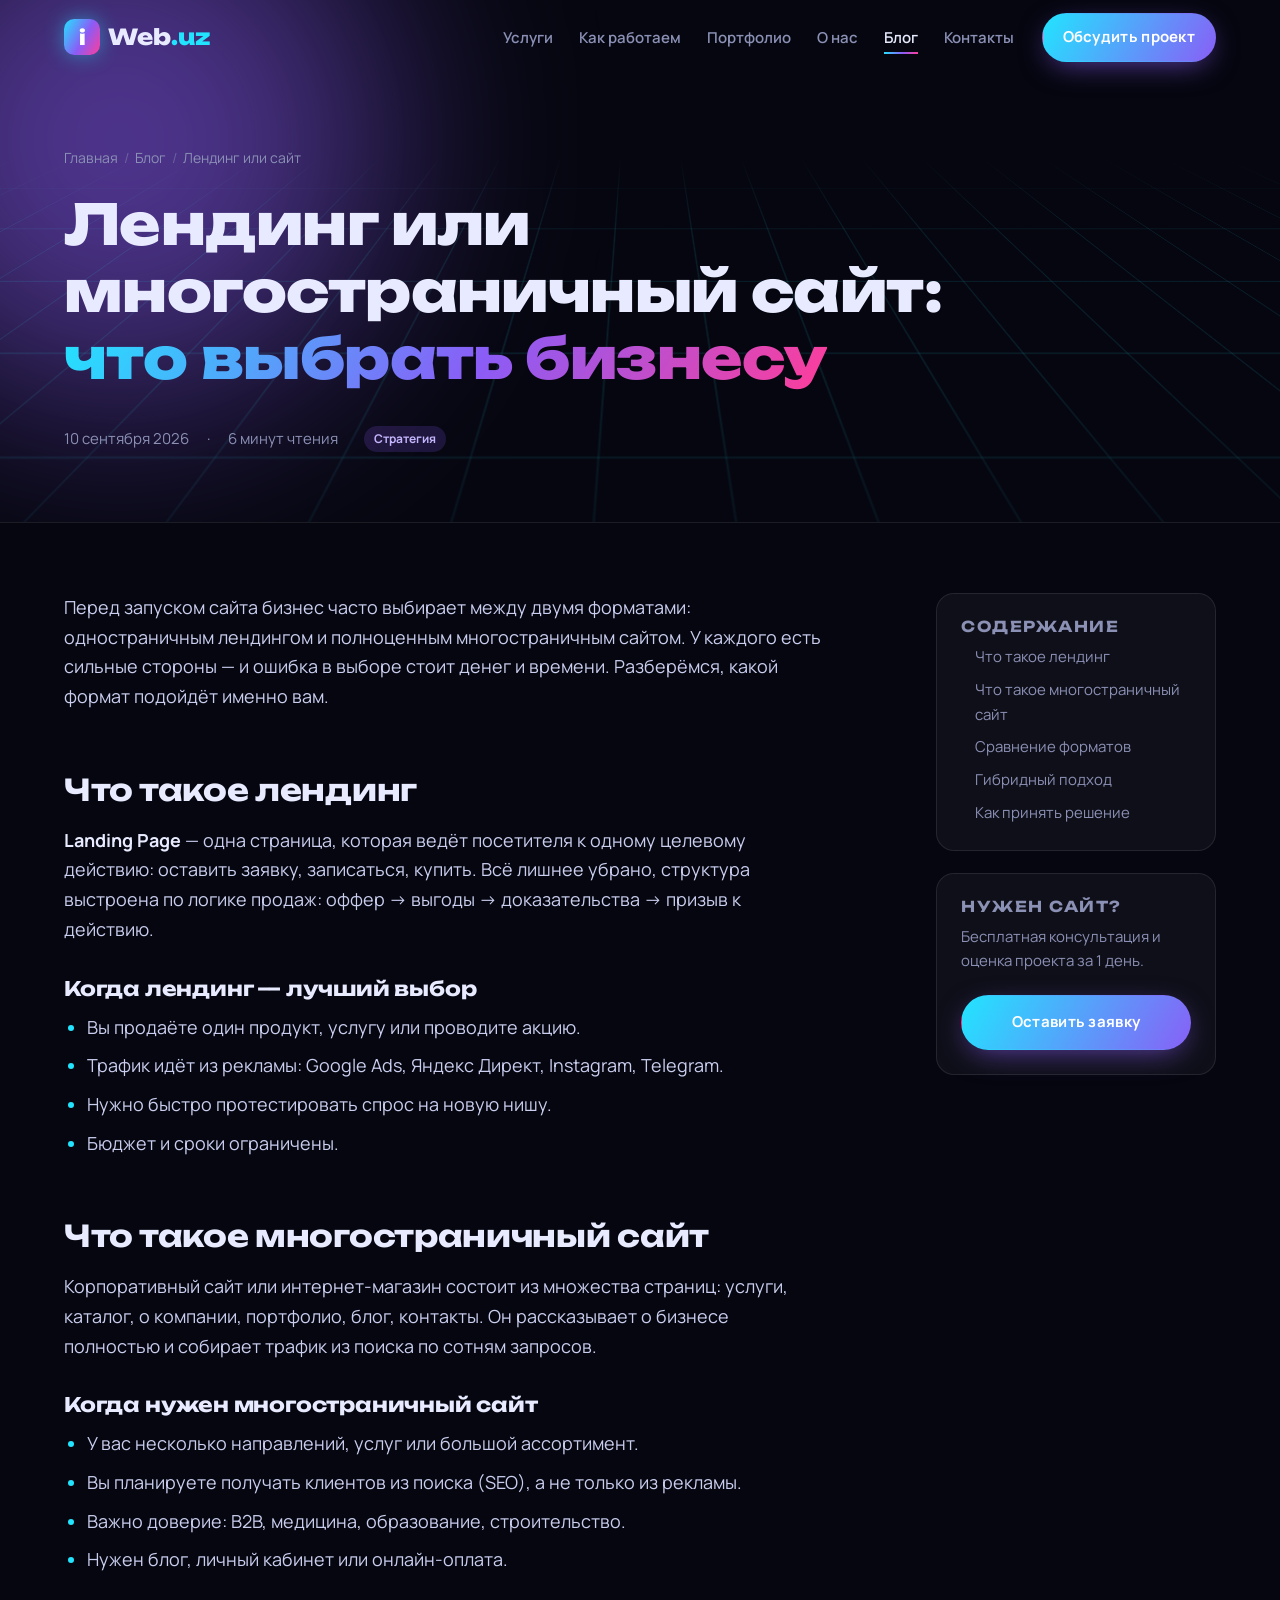
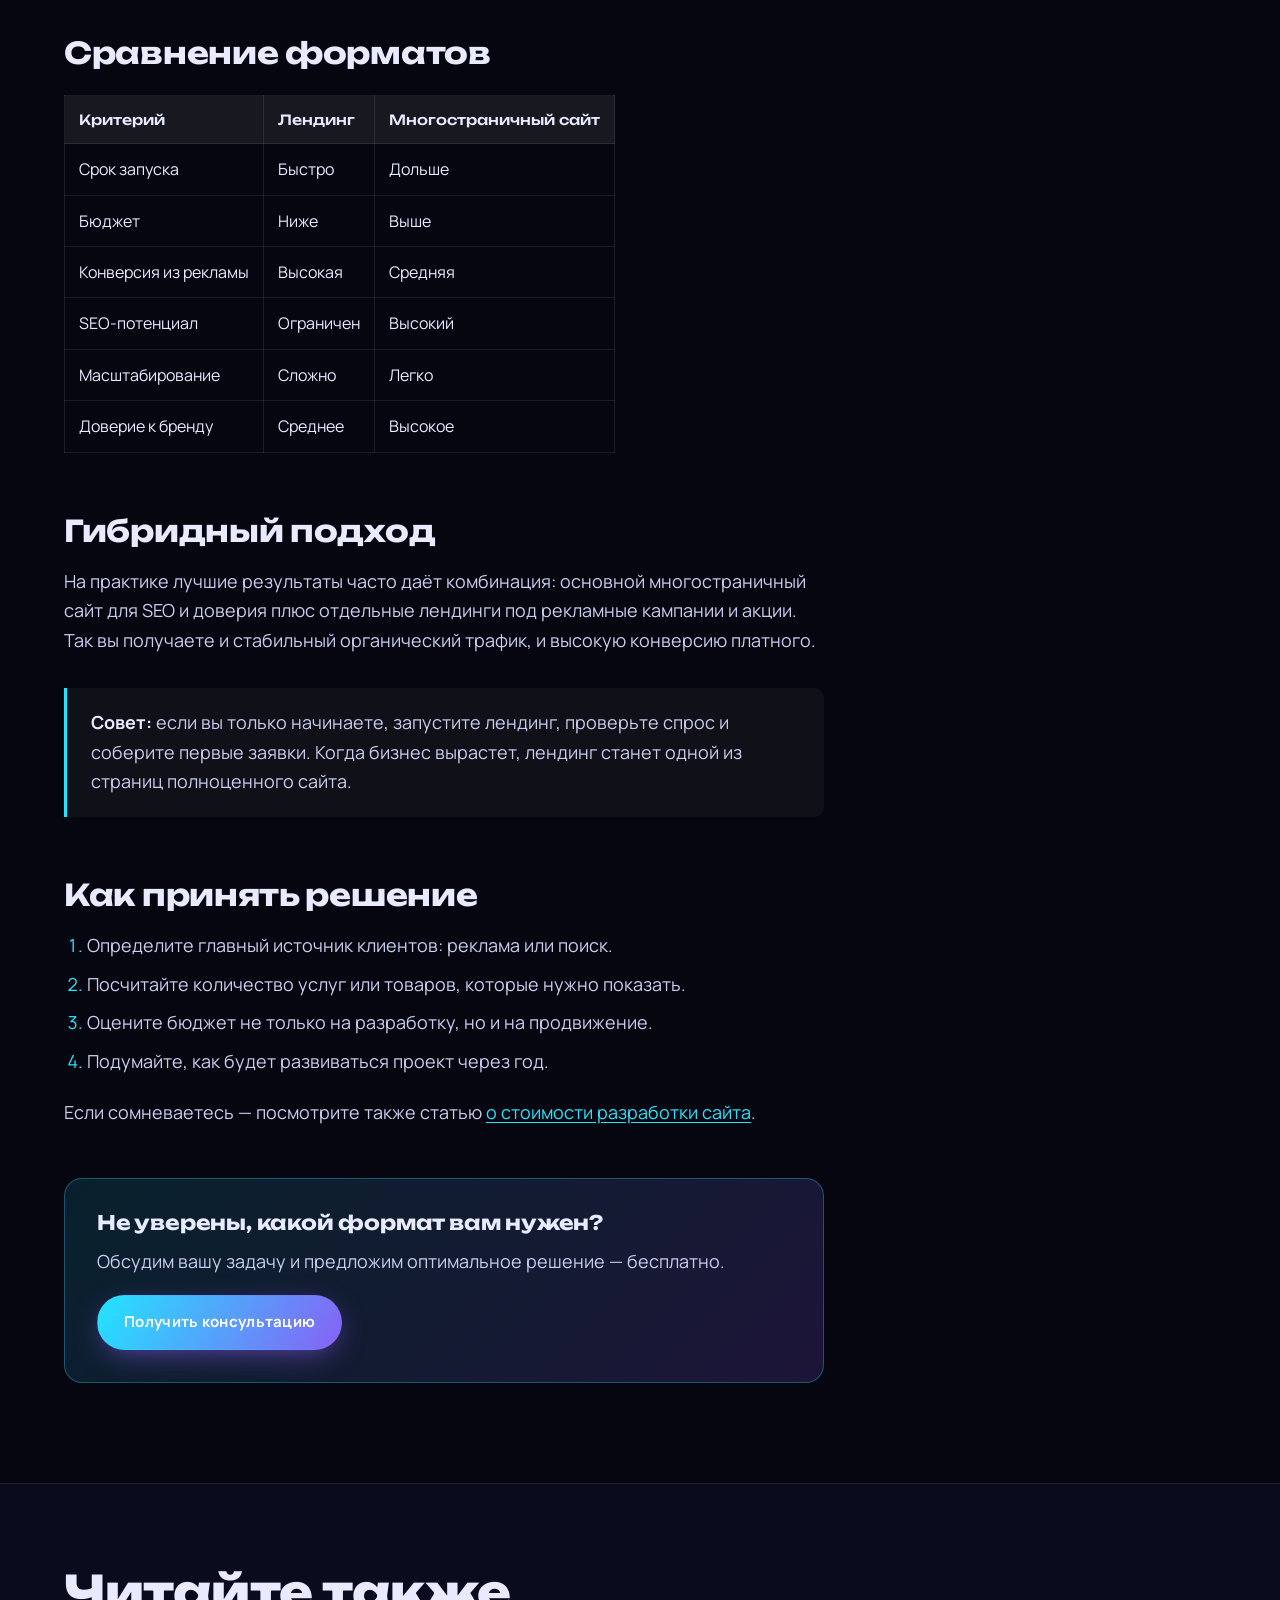
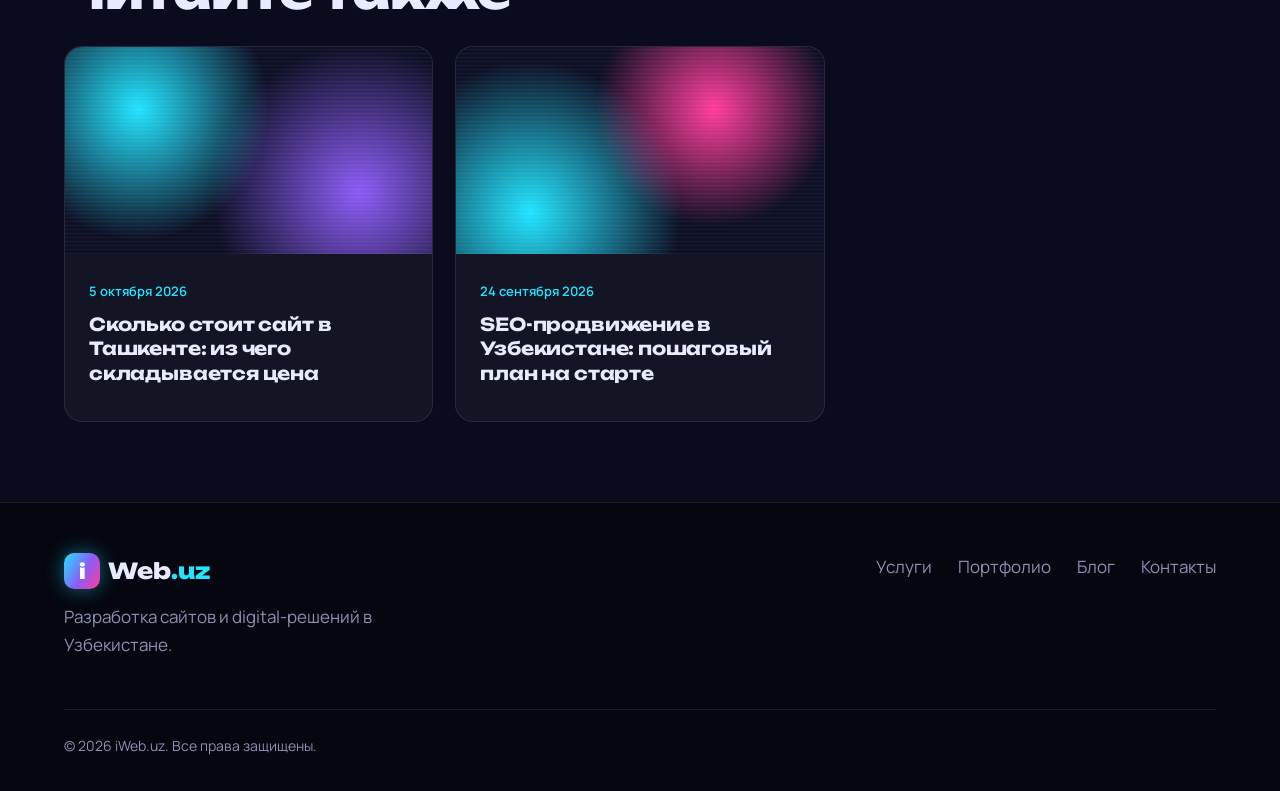
<file: blog/lending-ili-mnogostranichnyj-sajt.html>
<!DOCTYPE html>
<html lang="ru">
<head>
  <meta charset="UTF-8">
  <meta name="viewport" content="width=device-width, initial-scale=1">
  <title>Лендинг или многостраничный сайт: что выбрать бизнесу | iWeb.uz</title>
  <meta name="description" content="Лендинг или многостраничный сайт — что выбрать? Сравниваем форматы по срокам, бюджету, конверсии и SEO-потенциалу и даём чек-лист для решения.">
  <meta name="robots" content="index, follow">
  <meta name="theme-color" content="#05060f">
  <link rel="canonical" href="https://iweb.uz/blog/lending-ili-mnogostranichnyj-sajt.html">

  <meta property="og:type" content="article">
  <meta property="og:site_name" content="iWeb.uz">
  <meta property="og:locale" content="ru_RU">
  <meta property="og:title" content="Лендинг или многостраничный сайт: что выбрать бизнесу">
  <meta property="og:description" content="Сравниваем лендинг и многостраничный сайт и помогаем выбрать формат под задачи бизнеса.">
  <meta property="og:url" content="https://iweb.uz/blog/lending-ili-mnogostranichnyj-sajt.html">
  <meta property="og:image" content="https://iweb.uz/img/og-image.png">
  <meta property="article:published_time" content="2026-09-10">
  <meta name="twitter:card" content="summary_large_image">

  <link rel="icon" href="../img/favicon.svg" type="image/svg+xml">
  <link rel="preconnect" href="https://fonts.googleapis.com">
  <link rel="preconnect" href="https://fonts.gstatic.com" crossorigin>
  <link href="https://fonts.googleapis.com/css2?family=Manrope:wght@400;500;600;700&family=Unbounded:wght@500;700;800&display=swap" rel="stylesheet">
  <link rel="stylesheet" href="../css/style.css">

  <script type="application/ld+json">
  {
    "@context": "https://schema.org",
    "@type": "BlogPosting",
    "headline": "Лендинг или многостраничный сайт: что выбрать бизнесу",
    "description": "Лендинг или многостраничный сайт — что выбрать? Сравниваем форматы по срокам, бюджету, конверсии и SEO-потенциалу и даём чек-лист для решения.",
    "image": "https://iweb.uz/img/og-image.png",
    "datePublished": "2026-09-10",
    "dateModified": "2026-09-10",
    "inLanguage": "ru",
    "mainEntityOfPage": "https://iweb.uz/blog/lending-ili-mnogostranichnyj-sajt.html",
    "author": { "@type": "Organization", "name": "iWeb.uz", "url": "https://iweb.uz/" },
    "publisher": { "@type": "Organization", "name": "iWeb.uz", "logo": { "@type": "ImageObject", "url": "https://iweb.uz/img/favicon.svg" } }
  }
  </script>
  <script type="application/ld+json">
  {
    "@context": "https://schema.org",
    "@type": "BreadcrumbList",
    "itemListElement": [
      { "@type": "ListItem", "position": 1, "name": "Главная", "item": "https://iweb.uz/" },
      { "@type": "ListItem", "position": 2, "name": "Блог", "item": "https://iweb.uz/blog/" },
      { "@type": "ListItem", "position": 3, "name": "Лендинг или сайт" }
    ]
  }
  </script>
</head>
<body>
  <div class="reading-progress" id="readingProgress" aria-hidden="true"></div>
  <a class="skip-link" href="#main">Перейти к содержимому</a>

  <header class="header" id="header">
    <div class="container header__inner">
      <a href="../" class="logo" aria-label="iWeb.uz — на главную">
        <span class="logo__mark">i</span><span class="logo__text">Web<span class="logo__dot">.uz</span></span>
      </a>
      <nav class="nav" id="nav" aria-label="Основное меню">
        <ul class="nav__list">
          <li><a href="../#services" class="nav__link">Услуги</a></li>
          <li><a href="../#process" class="nav__link">Как работаем</a></li>
          <li><a href="../#portfolio" class="nav__link">Портфолио</a></li>
          <li><a href="../#about" class="nav__link">О нас</a></li>
          <li><a href="./" class="nav__link is-active">Блог</a></li>
          <li><a href="../#contact" class="nav__link">Контакты</a></li>
        </ul>
        <a href="../#contact" class="btn btn--primary nav__cta">Обсудить проект</a>
      </nav>
      <button class="burger" id="burger" aria-label="Открыть меню" aria-expanded="false" aria-controls="nav">
        <span></span><span></span><span></span>
      </button>
    </div>
  </header>

  <main id="main">
    <section class="page-hero">
      <div class="hero__grid" aria-hidden="true"></div>
      <div class="hero__glow hero__glow--1" aria-hidden="true"></div>
      <div class="container">
        <nav class="breadcrumbs" aria-label="Хлебные крошки">
          <ol>
            <li><a href="../">Главная</a></li>
            <li><a href="./">Блог</a></li>
            <li aria-current="page">Лендинг или сайт</li>
          </ol>
        </nav>
        <h1>Лендинг или многостраничный сайт: <span class="gradient-text">что выбрать бизнесу</span></h1>
        <div class="article-meta">
          <time datetime="2026-09-10">10 сентября 2026</time>
          <span>·</span><span>6 минут чтения</span>
          <span class="tag">Стратегия</span>
        </div>
      </div>
    </section>

    <div class="container article-layout">
      <article class="article">
        <p>Перед запуском сайта бизнес часто выбирает между двумя форматами: одностраничным лендингом и полноценным многостраничным сайтом. У каждого есть сильные стороны — и ошибка в выборе стоит денег и времени. Разберёмся, какой формат подойдёт именно вам.</p>

        <h2>Что такое лендинг</h2>
        <p><strong>Landing Page</strong> — одна страница, которая ведёт посетителя к одному целевому действию: оставить заявку, записаться, купить. Всё лишнее убрано, структура выстроена по логике продаж: оффер → выгоды → доказательства → призыв к действию.</p>
        <h3>Когда лендинг — лучший выбор</h3>
        <ul>
          <li>Вы продаёте один продукт, услугу или проводите акцию.</li>
          <li>Трафик идёт из рекламы: Google Ads, Яндекс Директ, Instagram, Telegram.</li>
          <li>Нужно быстро протестировать спрос на новую нишу.</li>
          <li>Бюджет и сроки ограничены.</li>
        </ul>

        <h2>Что такое многостраничный сайт</h2>
        <p>Корпоративный сайт или интернет-магазин состоит из множества страниц: услуги, каталог, о компании, портфолио, блог, контакты. Он рассказывает о бизнесе полностью и собирает трафик из поиска по сотням запросов.</p>
        <h3>Когда нужен многостраничный сайт</h3>
        <ul>
          <li>У вас несколько направлений, услуг или большой ассортимент.</li>
          <li>Вы планируете получать клиентов из поиска (SEO), а не только из рекламы.</li>
          <li>Важно доверие: B2B, медицина, образование, строительство.</li>
          <li>Нужен блог, личный кабинет или онлайн-оплата.</li>
        </ul>

        <h2>Сравнение форматов</h2>
        <table>
          <thead><tr><th>Критерий</th><th>Лендинг</th><th>Многостраничный сайт</th></tr></thead>
          <tbody>
            <tr><td>Срок запуска</td><td>Быстро</td><td>Дольше</td></tr>
            <tr><td>Бюджет</td><td>Ниже</td><td>Выше</td></tr>
            <tr><td>Конверсия из рекламы</td><td>Высокая</td><td>Средняя</td></tr>
            <tr><td>SEO-потенциал</td><td>Ограничен</td><td>Высокий</td></tr>
            <tr><td>Масштабирование</td><td>Сложно</td><td>Легко</td></tr>
            <tr><td>Доверие к бренду</td><td>Среднее</td><td>Высокое</td></tr>
          </tbody>
        </table>

        <h2>Гибридный подход</h2>
        <p>На практике лучшие результаты часто даёт комбинация: основной многостраничный сайт для SEO и доверия плюс отдельные лендинги под рекламные кампании и акции. Так вы получаете и стабильный органический трафик, и высокую конверсию платного.</p>
        <blockquote><p><strong>Совет:</strong> если вы только начинаете, запустите лендинг, проверьте спрос и соберите первые заявки. Когда бизнес вырастет, лендинг станет одной из страниц полноценного сайта.</p></blockquote>

        <h2>Как принять решение</h2>
        <ol>
          <li>Определите главный источник клиентов: реклама или поиск.</li>
          <li>Посчитайте количество услуг или товаров, которые нужно показать.</li>
          <li>Оцените бюджет не только на разработку, но и на продвижение.</li>
          <li>Подумайте, как будет развиваться проект через год.</li>
        </ol>
        <p>Если сомневаетесь — посмотрите также статью <a href="skolko-stoit-sajt-v-tashkente.html">о стоимости разработки сайта</a>.</p>

        <div class="cta-box">
          <h3>Не уверены, какой формат вам нужен?</h3>
          <p>Обсудим вашу задачу и предложим оптимальное решение — бесплатно.</p>
          <a href="../#contact" class="btn btn--primary">Получить консультацию</a>
        </div>
      </article>

      <aside class="sidebar">
        <div class="sidebar__sticky">
          <div class="widget">
            <h3>Содержание</h3>
            <ol class="toc" id="toc"></ol>
          </div>
          <div class="widget widget--cta">
            <h3>Нужен сайт?</h3>
            <p>Бесплатная консультация и оценка проекта за 1 день.</p>
            <a href="../#contact" class="btn btn--primary btn--full">Оставить заявку</a>
          </div>
        </div>
      </aside>
    </div>

    <section class="related">
      <div class="container">
        <h2 class="section__title">Читайте также</h2>
        <div class="posts">
          <article class="post-card">
            <a href="skolko-stoit-sajt-v-tashkente.html" class="post-card__link">
              <div class="post-card__cover post-card__cover--1"></div>
              <div class="post-card__body">
                <time datetime="2026-10-05">5 октября 2026</time>
                <h3>Сколько стоит сайт в Ташкенте: из чего складывается цена</h3>
              </div>
            </a>
          </article>
          <article class="post-card">
            <a href="seo-prodvizhenie-v-uzbekistane.html" class="post-card__link">
              <div class="post-card__cover post-card__cover--2"></div>
              <div class="post-card__body">
                <time datetime="2026-09-24">24 сентября 2026</time>
                <h3>SEO-продвижение в Узбекистане: пошаговый план на старте</h3>
              </div>
            </a>
          </article>
        </div>
      </div>
    </section>
  </main>

  <footer class="footer">
    <div class="container footer__inner">
      <div class="footer__brand">
        <a href="../" class="logo"><span class="logo__mark">i</span><span class="logo__text">Web<span class="logo__dot">.uz</span></span></a>
        <p>Разработка сайтов и digital-решений в Узбекистане.</p>
      </div>
      <nav class="footer__nav" aria-label="Меню в подвале">
        <a href="../#services">Услуги</a>
        <a href="../#portfolio">Портфолио</a>
        <a href="./">Блог</a>
        <a href="../#contact">Контакты</a>
      </nav>
      <p class="footer__copy">© <span class="year"></span> iWeb.uz. Все права защищены.</p>
    </div>
  </footer>

  <button class="to-top" id="toTop" aria-label="Наверх">&#8593;</button>
  <script src="../js/main.js" defer></script>
</body>
</html>
</file>
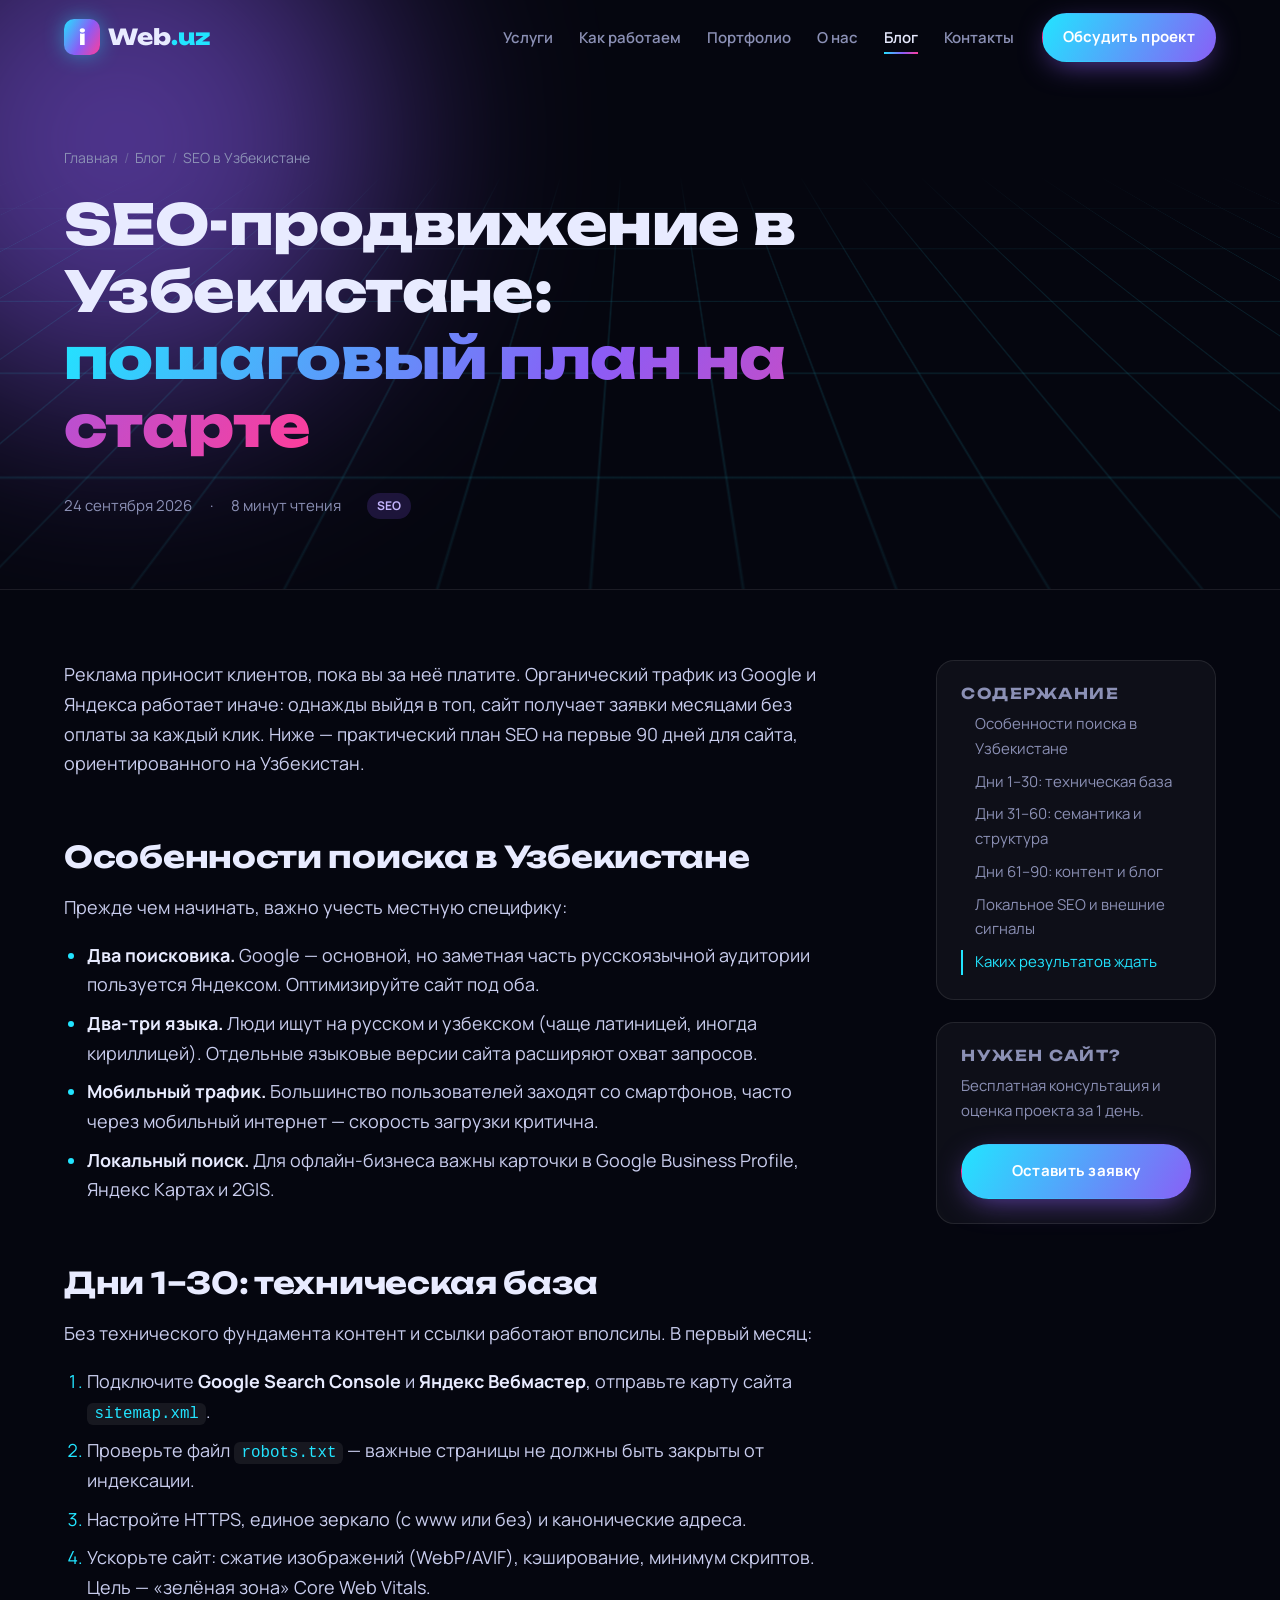
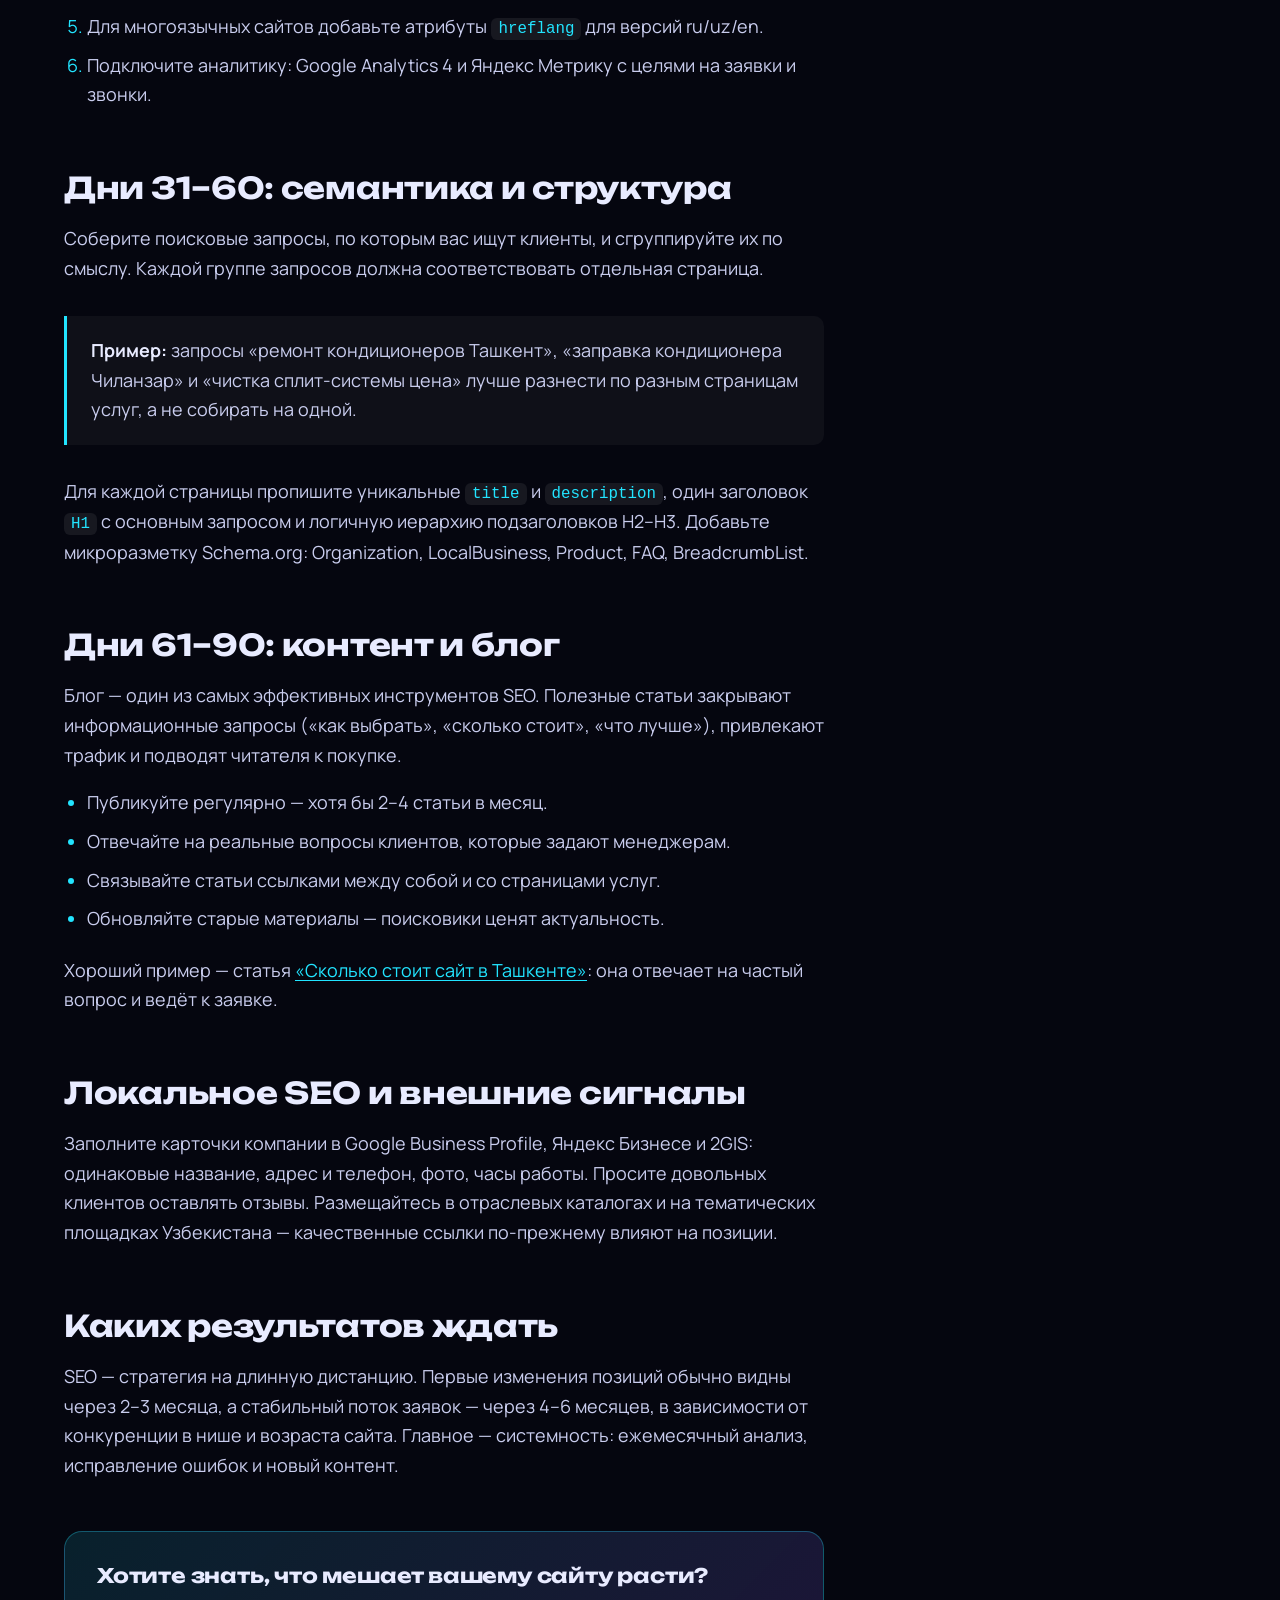
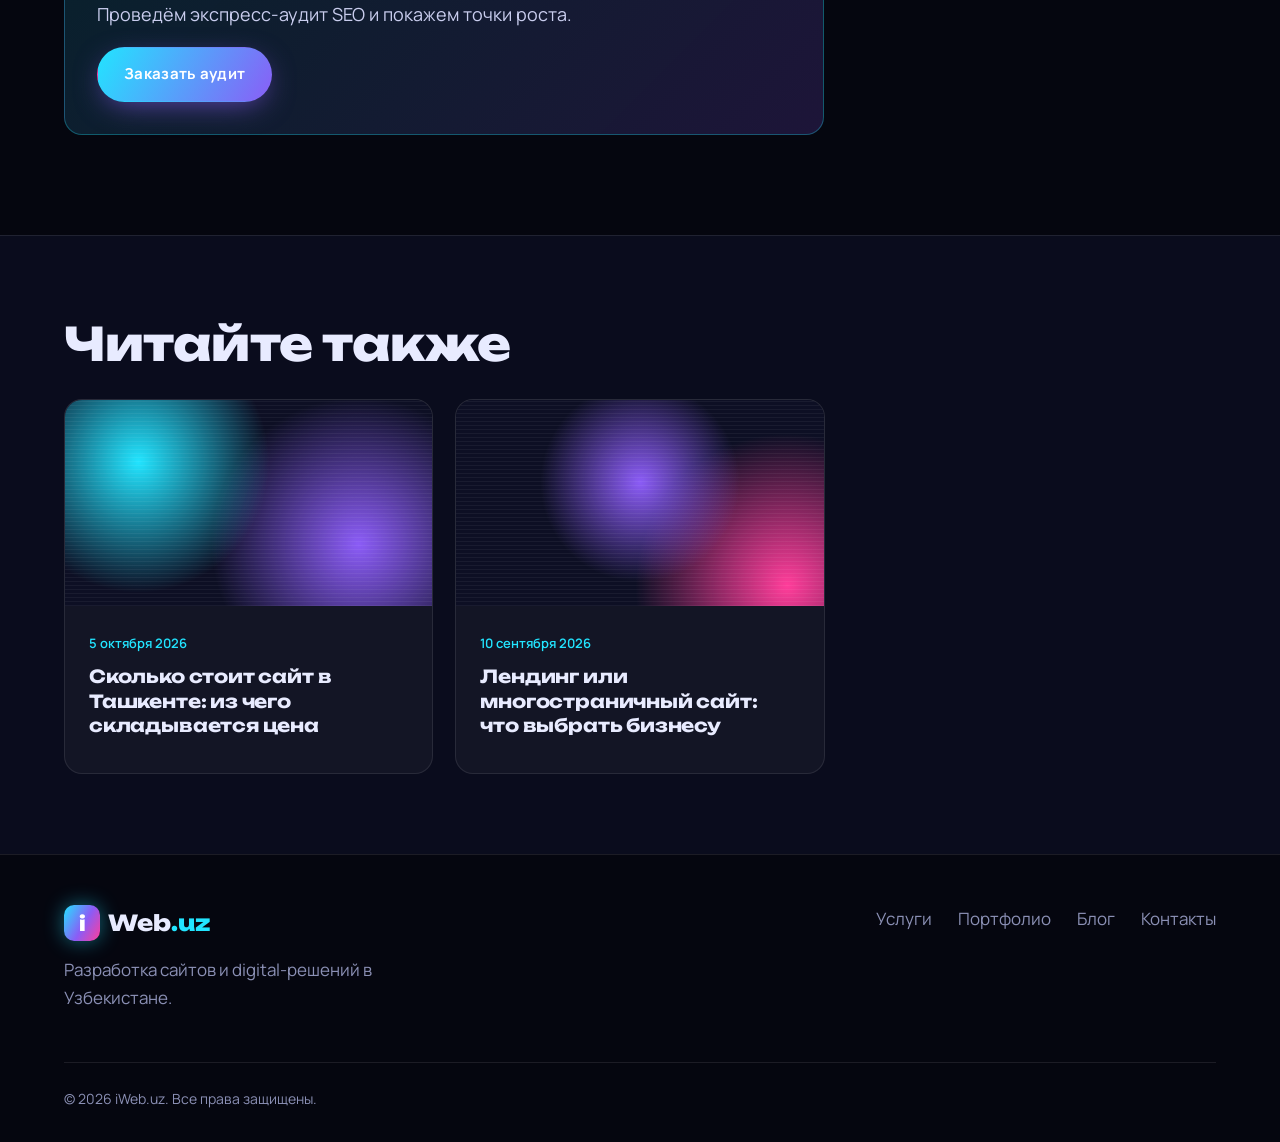
<file: blog/seo-prodvizhenie-v-uzbekistane.html>
<!DOCTYPE html>
<html lang="ru">
<head>
  <meta charset="UTF-8">
  <meta name="viewport" content="width=device-width, initial-scale=1">
  <title>SEO-продвижение в Узбекистане: пошаговый план на старте | iWeb.uz</title>
  <meta name="description" content="Пошаговый план SEO-продвижения сайта в Узбекистане на первые 90 дней: техническая база, семантика, блог, локальное SEO в Google и Яндекс.">
  <meta name="robots" content="index, follow">
  <meta name="theme-color" content="#05060f">
  <link rel="canonical" href="https://iweb.uz/blog/seo-prodvizhenie-v-uzbekistane.html">

  <meta property="og:type" content="article">
  <meta property="og:site_name" content="iWeb.uz">
  <meta property="og:locale" content="ru_RU">
  <meta property="og:title" content="SEO-продвижение в Узбекистане: пошаговый план на старте">
  <meta property="og:description" content="Что сделать в первые 90 дней, чтобы сайт начал получать трафик из Google и Яндекс.">
  <meta property="og:url" content="https://iweb.uz/blog/seo-prodvizhenie-v-uzbekistane.html">
  <meta property="og:image" content="https://iweb.uz/img/og-image.png">
  <meta property="article:published_time" content="2026-09-24">
  <meta name="twitter:card" content="summary_large_image">

  <link rel="icon" href="../img/favicon.svg" type="image/svg+xml">
  <link rel="preconnect" href="https://fonts.googleapis.com">
  <link rel="preconnect" href="https://fonts.gstatic.com" crossorigin>
  <link href="https://fonts.googleapis.com/css2?family=Manrope:wght@400;500;600;700&family=Unbounded:wght@500;700;800&display=swap" rel="stylesheet">
  <link rel="stylesheet" href="../css/style.css">

  <script type="application/ld+json">
  {
    "@context": "https://schema.org",
    "@type": "BlogPosting",
    "headline": "SEO-продвижение в Узбекистане: пошаговый план на старте",
    "description": "Пошаговый план SEO-продвижения сайта в Узбекистане на первые 90 дней: техническая база, семантика, блог, локальное SEO в Google и Яндекс.",
    "image": "https://iweb.uz/img/og-image.png",
    "datePublished": "2026-09-24",
    "dateModified": "2026-09-24",
    "inLanguage": "ru",
    "mainEntityOfPage": "https://iweb.uz/blog/seo-prodvizhenie-v-uzbekistane.html",
    "author": { "@type": "Organization", "name": "iWeb.uz", "url": "https://iweb.uz/" },
    "publisher": { "@type": "Organization", "name": "iWeb.uz", "logo": { "@type": "ImageObject", "url": "https://iweb.uz/img/favicon.svg" } }
  }
  </script>
  <script type="application/ld+json">
  {
    "@context": "https://schema.org",
    "@type": "BreadcrumbList",
    "itemListElement": [
      { "@type": "ListItem", "position": 1, "name": "Главная", "item": "https://iweb.uz/" },
      { "@type": "ListItem", "position": 2, "name": "Блог", "item": "https://iweb.uz/blog/" },
      { "@type": "ListItem", "position": 3, "name": "SEO в Узбекистане" }
    ]
  }
  </script>
</head>
<body>
  <div class="reading-progress" id="readingProgress" aria-hidden="true"></div>
  <a class="skip-link" href="#main">Перейти к содержимому</a>

  <header class="header" id="header">
    <div class="container header__inner">
      <a href="../" class="logo" aria-label="iWeb.uz — на главную">
        <span class="logo__mark">i</span><span class="logo__text">Web<span class="logo__dot">.uz</span></span>
      </a>
      <nav class="nav" id="nav" aria-label="Основное меню">
        <ul class="nav__list">
          <li><a href="../#services" class="nav__link">Услуги</a></li>
          <li><a href="../#process" class="nav__link">Как работаем</a></li>
          <li><a href="../#portfolio" class="nav__link">Портфолио</a></li>
          <li><a href="../#about" class="nav__link">О нас</a></li>
          <li><a href="./" class="nav__link is-active">Блог</a></li>
          <li><a href="../#contact" class="nav__link">Контакты</a></li>
        </ul>
        <a href="../#contact" class="btn btn--primary nav__cta">Обсудить проект</a>
      </nav>
      <button class="burger" id="burger" aria-label="Открыть меню" aria-expanded="false" aria-controls="nav">
        <span></span><span></span><span></span>
      </button>
    </div>
  </header>

  <main id="main">
    <section class="page-hero">
      <div class="hero__grid" aria-hidden="true"></div>
      <div class="hero__glow hero__glow--1" aria-hidden="true"></div>
      <div class="container">
        <nav class="breadcrumbs" aria-label="Хлебные крошки">
          <ol>
            <li><a href="../">Главная</a></li>
            <li><a href="./">Блог</a></li>
            <li aria-current="page">SEO в Узбекистане</li>
          </ol>
        </nav>
        <h1>SEO-продвижение в Узбекистане: <span class="gradient-text">пошаговый план на старте</span></h1>
        <div class="article-meta">
          <time datetime="2026-09-24">24 сентября 2026</time>
          <span>·</span><span>8 минут чтения</span>
          <span class="tag">SEO</span>
        </div>
      </div>
    </section>

    <div class="container article-layout">
      <article class="article">
        <p>Реклама приносит клиентов, пока вы за неё платите. Органический трафик из Google и Яндекса работает иначе: однажды выйдя в топ, сайт получает заявки месяцами без оплаты за каждый клик. Ниже — практический план SEO на первые 90 дней для сайта, ориентированного на Узбекистан.</p>

        <h2>Особенности поиска в Узбекистане</h2>
        <p>Прежде чем начинать, важно учесть местную специфику:</p>
        <ul>
          <li><strong>Два поисковика.</strong> Google — основной, но заметная часть русскоязычной аудитории пользуется Яндексом. Оптимизируйте сайт под оба.</li>
          <li><strong>Два-три языка.</strong> Люди ищут на русском и узбекском (чаще латиницей, иногда кириллицей). Отдельные языковые версии сайта расширяют охват запросов.</li>
          <li><strong>Мобильный трафик.</strong> Большинство пользователей заходят со смартфонов, часто через мобильный интернет — скорость загрузки критична.</li>
          <li><strong>Локальный поиск.</strong> Для офлайн-бизнеса важны карточки в Google Business Profile, Яндекс Картах и 2GIS.</li>
        </ul>

        <h2>Дни 1–30: техническая база</h2>
        <p>Без технического фундамента контент и ссылки работают вполсилы. В первый месяц:</p>
        <ol>
          <li>Подключите <strong>Google Search Console</strong> и <strong>Яндекс Вебмастер</strong>, отправьте карту сайта <code>sitemap.xml</code>.</li>
          <li>Проверьте файл <code>robots.txt</code> — важные страницы не должны быть закрыты от индексации.</li>
          <li>Настройте HTTPS, единое зеркало (с www или без) и канонические адреса.</li>
          <li>Ускорьте сайт: сжатие изображений (WebP/AVIF), кэширование, минимум скриптов. Цель — «зелёная зона» Core Web Vitals.</li>
          <li>Для многоязычных сайтов добавьте атрибуты <code>hreflang</code> для версий ru/uz/en.</li>
          <li>Подключите аналитику: Google Analytics 4 и Яндекс Метрику с целями на заявки и звонки.</li>
        </ol>

        <h2>Дни 31–60: семантика и структура</h2>
        <p>Соберите поисковые запросы, по которым вас ищут клиенты, и сгруппируйте их по смыслу. Каждой группе запросов должна соответствовать отдельная страница.</p>
        <blockquote><p><strong>Пример:</strong> запросы «ремонт кондиционеров Ташкент», «заправка кондиционера Чиланзар» и «чистка сплит-системы цена» лучше разнести по разным страницам услуг, а не собирать на одной.</p></blockquote>
        <p>Для каждой страницы пропишите уникальные <code>title</code> и <code>description</code>, один заголовок <code>H1</code> с основным запросом и логичную иерархию подзаголовков H2–H3. Добавьте микроразметку Schema.org: Organization, LocalBusiness, Product, FAQ, BreadcrumbList.</p>

        <h2>Дни 61–90: контент и блог</h2>
        <p>Блог — один из самых эффективных инструментов SEO. Полезные статьи закрывают информационные запросы («как выбрать», «сколько стоит», «что лучше»), привлекают трафик и подводят читателя к покупке.</p>
        <ul>
          <li>Публикуйте регулярно — хотя бы 2–4 статьи в месяц.</li>
          <li>Отвечайте на реальные вопросы клиентов, которые задают менеджерам.</li>
          <li>Связывайте статьи ссылками между собой и со страницами услуг.</li>
          <li>Обновляйте старые материалы — поисковики ценят актуальность.</li>
        </ul>
        <p>Хороший пример — статья <a href="skolko-stoit-sajt-v-tashkente.html">«Сколько стоит сайт в Ташкенте»</a>: она отвечает на частый вопрос и ведёт к заявке.</p>

        <h2>Локальное SEO и внешние сигналы</h2>
        <p>Заполните карточки компании в Google Business Profile, Яндекс Бизнесе и 2GIS: одинаковые название, адрес и телефон, фото, часы работы. Просите довольных клиентов оставлять отзывы. Размещайтесь в отраслевых каталогах и на тематических площадках Узбекистана — качественные ссылки по-прежнему влияют на позиции.</p>

        <h2>Каких результатов ждать</h2>
        <p>SEO — стратегия на длинную дистанцию. Первые изменения позиций обычно видны через 2–3 месяца, а стабильный поток заявок — через 4–6 месяцев, в зависимости от конкуренции в нише и возраста сайта. Главное — системность: ежемесячный анализ, исправление ошибок и новый контент.</p>

        <div class="cta-box">
          <h3>Хотите знать, что мешает вашему сайту расти?</h3>
          <p>Проведём экспресс-аудит SEO и покажем точки роста.</p>
          <a href="../#contact" class="btn btn--primary">Заказать аудит</a>
        </div>
      </article>

      <aside class="sidebar">
        <div class="sidebar__sticky">
          <div class="widget">
            <h3>Содержание</h3>
            <ol class="toc" id="toc"></ol>
          </div>
          <div class="widget widget--cta">
            <h3>Нужен сайт?</h3>
            <p>Бесплатная консультация и оценка проекта за 1 день.</p>
            <a href="../#contact" class="btn btn--primary btn--full">Оставить заявку</a>
          </div>
        </div>
      </aside>
    </div>

    <section class="related">
      <div class="container">
        <h2 class="section__title">Читайте также</h2>
        <div class="posts">
          <article class="post-card">
            <a href="skolko-stoit-sajt-v-tashkente.html" class="post-card__link">
              <div class="post-card__cover post-card__cover--1"></div>
              <div class="post-card__body">
                <time datetime="2026-10-05">5 октября 2026</time>
                <h3>Сколько стоит сайт в Ташкенте: из чего складывается цена</h3>
              </div>
            </a>
          </article>
          <article class="post-card">
            <a href="lending-ili-mnogostranichnyj-sajt.html" class="post-card__link">
              <div class="post-card__cover post-card__cover--3"></div>
              <div class="post-card__body">
                <time datetime="2026-09-10">10 сентября 2026</time>
                <h3>Лендинг или многостраничный сайт: что выбрать бизнесу</h3>
              </div>
            </a>
          </article>
        </div>
      </div>
    </section>
  </main>

  <footer class="footer">
    <div class="container footer__inner">
      <div class="footer__brand">
        <a href="../" class="logo"><span class="logo__mark">i</span><span class="logo__text">Web<span class="logo__dot">.uz</span></span></a>
        <p>Разработка сайтов и digital-решений в Узбекистане.</p>
      </div>
      <nav class="footer__nav" aria-label="Меню в подвале">
        <a href="../#services">Услуги</a>
        <a href="../#portfolio">Портфолио</a>
        <a href="./">Блог</a>
        <a href="../#contact">Контакты</a>
      </nav>
      <p class="footer__copy">© <span class="year"></span> iWeb.uz. Все права защищены.</p>
    </div>
  </footer>

  <button class="to-top" id="toTop" aria-label="Наверх">&#8593;</button>
  <script src="../js/main.js" defer></script>
</body>
</html>
</file>
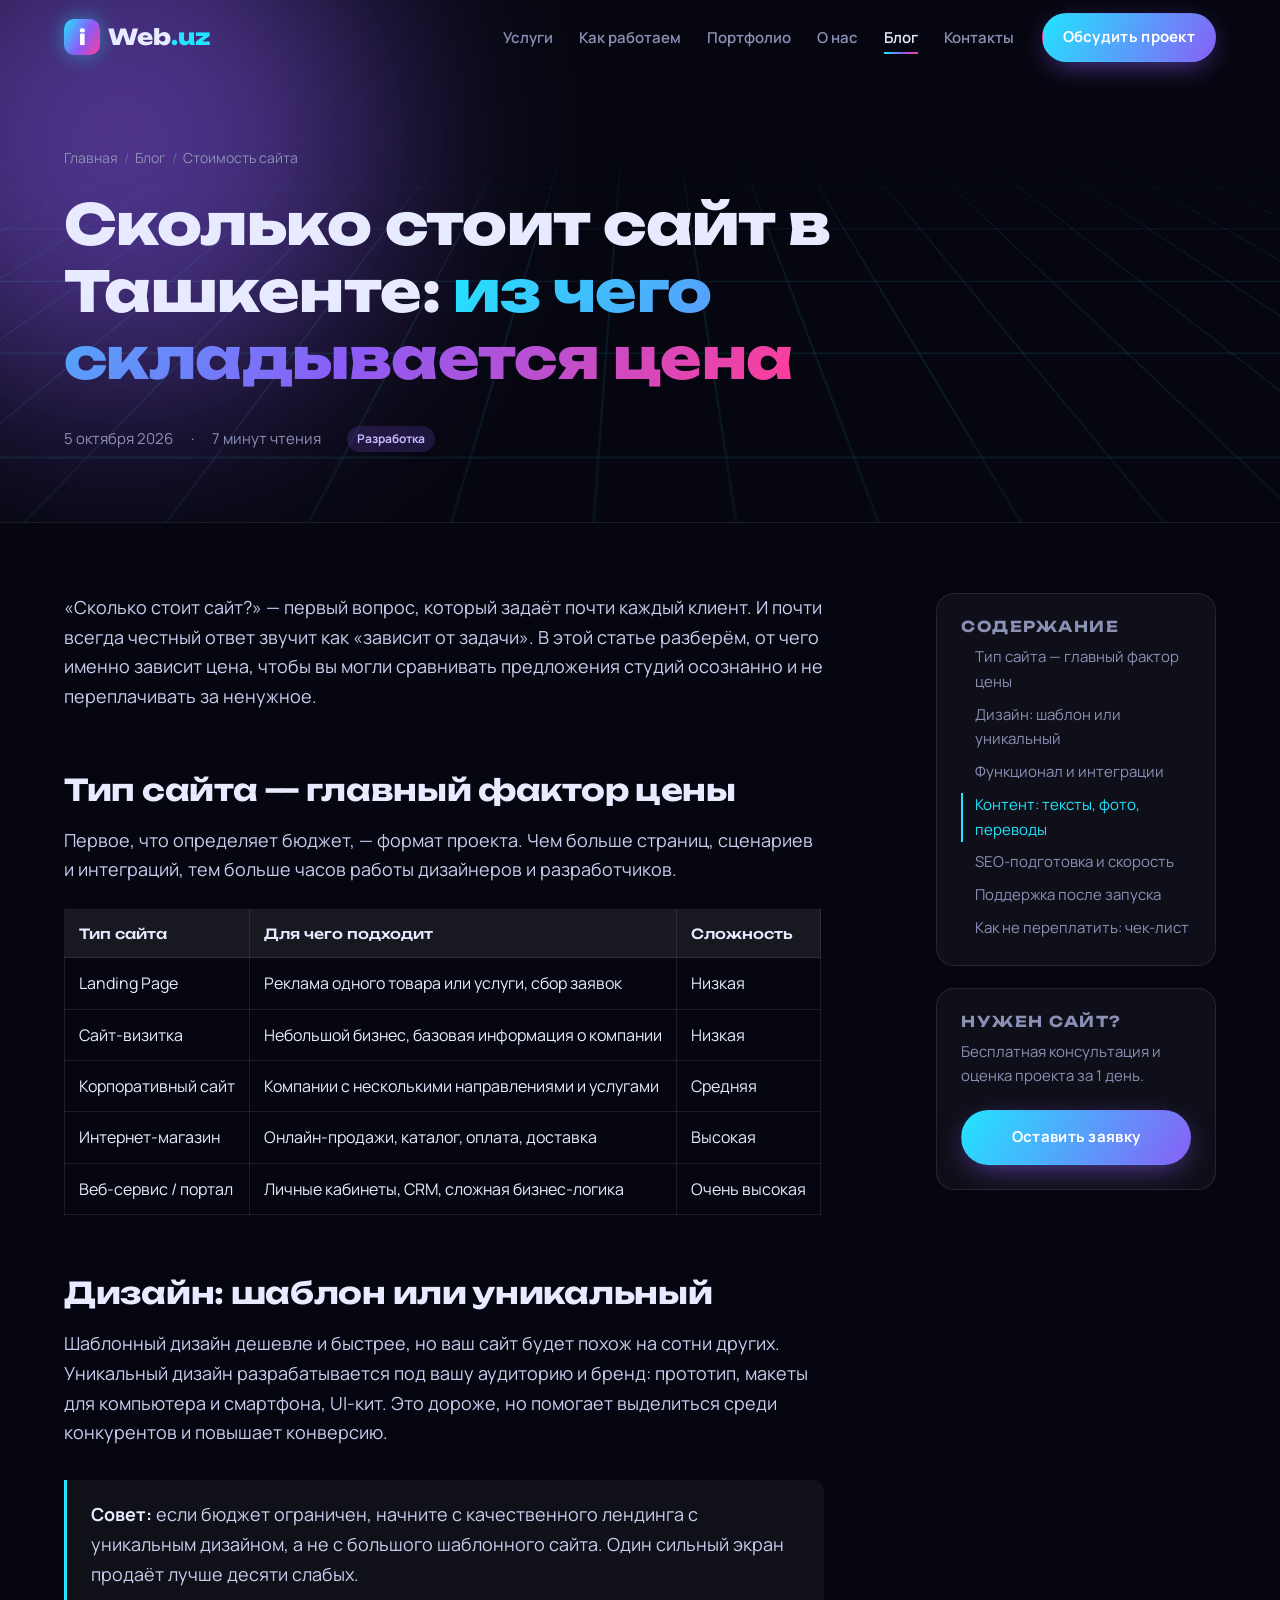
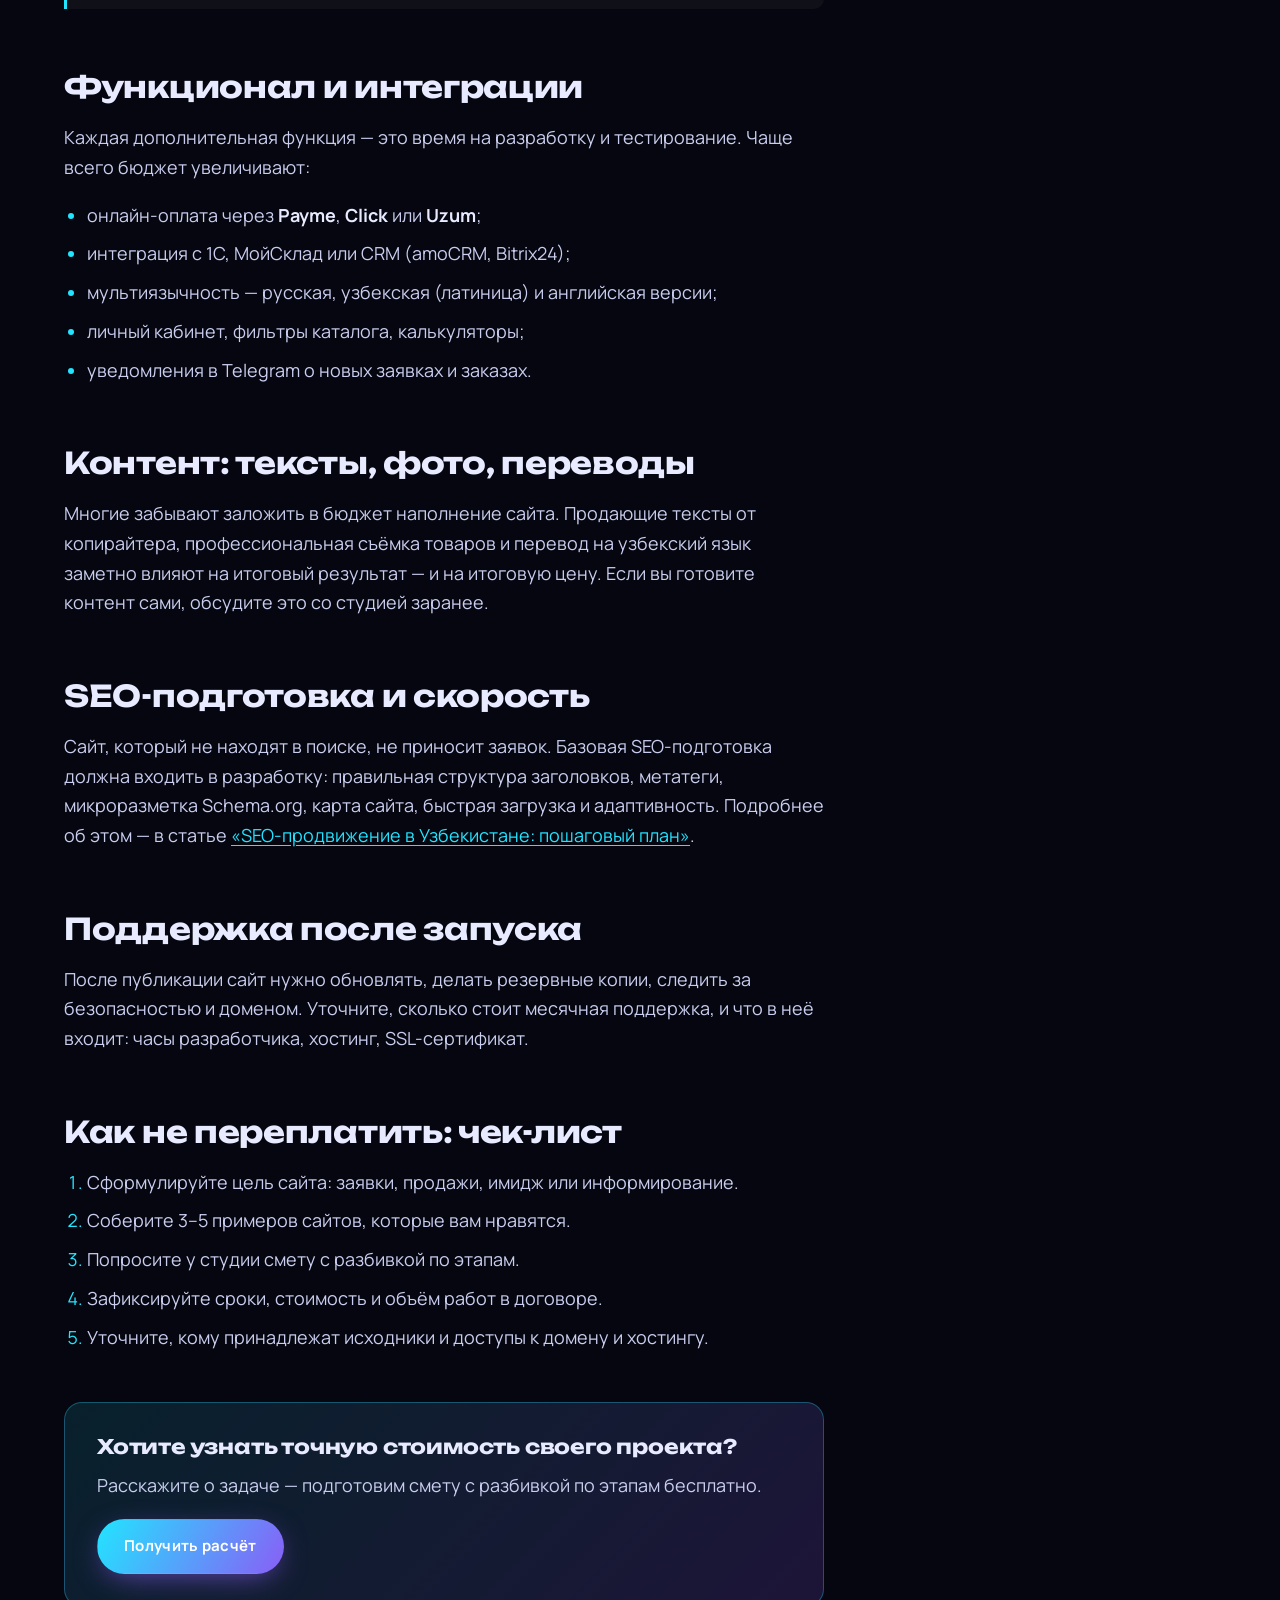
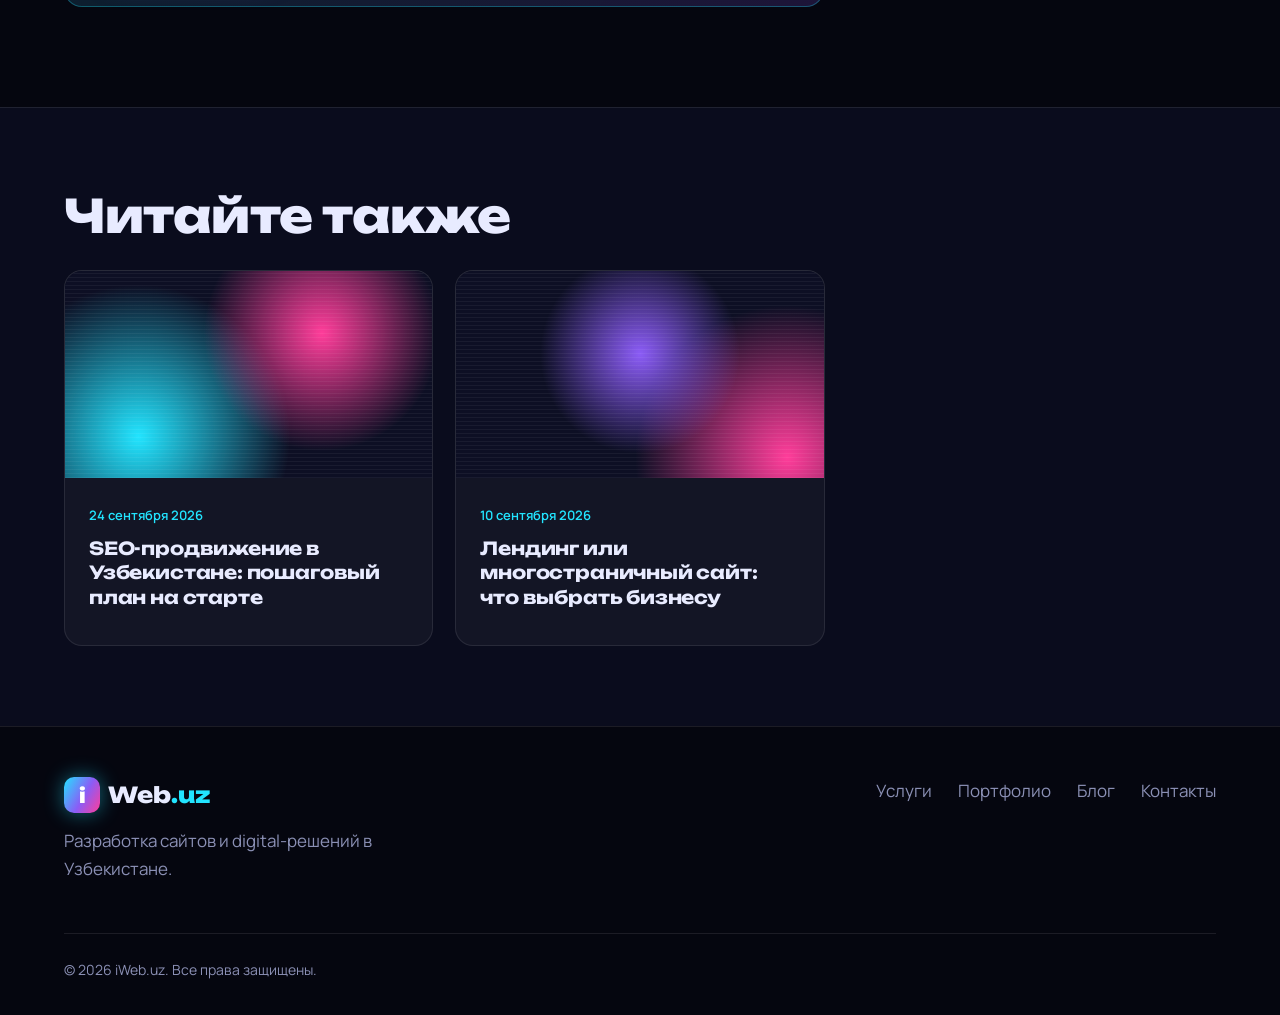
<file: blog/skolko-stoit-sajt-v-tashkente.html>
<!DOCTYPE html>
<html lang="ru">
<head>
  <meta charset="UTF-8">
  <meta name="viewport" content="width=device-width, initial-scale=1">
  <title>Сколько стоит сайт в Ташкенте: из чего складывается цена | iWeb.uz</title>
  <meta name="description" content="Из чего складывается стоимость разработки сайта в Ташкенте: тип сайта, дизайн, функционал, контент, SEO и поддержка. Советы, как не переплатить.">
  <meta name="robots" content="index, follow">
  <meta name="theme-color" content="#05060f">
  <link rel="canonical" href="https://iweb.uz/blog/skolko-stoit-sajt-v-tashkente.html">

  <meta property="og:type" content="article">
  <meta property="og:site_name" content="iWeb.uz">
  <meta property="og:locale" content="ru_RU">
  <meta property="og:title" content="Сколько стоит сайт в Ташкенте: из чего складывается цена">
  <meta property="og:description" content="Разбираем, что влияет на стоимость разработки сайта и как не переплатить.">
  <meta property="og:url" content="https://iweb.uz/blog/skolko-stoit-sajt-v-tashkente.html">
  <meta property="og:image" content="https://iweb.uz/img/og-image.png">
  <meta property="article:published_time" content="2026-10-05">
  <meta name="twitter:card" content="summary_large_image">

  <link rel="icon" href="../img/favicon.svg" type="image/svg+xml">
  <link rel="preconnect" href="https://fonts.googleapis.com">
  <link rel="preconnect" href="https://fonts.gstatic.com" crossorigin>
  <link href="https://fonts.googleapis.com/css2?family=Manrope:wght@400;500;600;700&family=Unbounded:wght@500;700;800&display=swap" rel="stylesheet">
  <link rel="stylesheet" href="../css/style.css">

  <script type="application/ld+json">
  {
    "@context": "https://schema.org",
    "@type": "BlogPosting",
    "headline": "Сколько стоит сайт в Ташкенте: из чего складывается цена",
    "description": "Из чего складывается стоимость разработки сайта: тип сайта, дизайн, функционал, контент, SEO и поддержка.",
    "image": "https://iweb.uz/img/og-image.png",
    "datePublished": "2026-10-05",
    "dateModified": "2026-10-05",
    "inLanguage": "ru",
    "mainEntityOfPage": "https://iweb.uz/blog/skolko-stoit-sajt-v-tashkente.html",
    "author": { "@type": "Organization", "name": "iWeb.uz", "url": "https://iweb.uz/" },
    "publisher": { "@type": "Organization", "name": "iWeb.uz", "logo": { "@type": "ImageObject", "url": "https://iweb.uz/img/favicon.svg" } }
  }
  </script>
  <script type="application/ld+json">
  {
    "@context": "https://schema.org",
    "@type": "BreadcrumbList",
    "itemListElement": [
      { "@type": "ListItem", "position": 1, "name": "Главная", "item": "https://iweb.uz/" },
      { "@type": "ListItem", "position": 2, "name": "Блог", "item": "https://iweb.uz/blog/" },
      { "@type": "ListItem", "position": 3, "name": "Сколько стоит сайт в Ташкенте" }
    ]
  }
  </script>
</head>
<body>
  <div class="reading-progress" id="readingProgress" aria-hidden="true"></div>
  <a class="skip-link" href="#main">Перейти к содержимому</a>

  <header class="header" id="header">
    <div class="container header__inner">
      <a href="../" class="logo" aria-label="iWeb.uz — на главную">
        <span class="logo__mark">i</span><span class="logo__text">Web<span class="logo__dot">.uz</span></span>
      </a>
      <nav class="nav" id="nav" aria-label="Основное меню">
        <ul class="nav__list">
          <li><a href="../#services" class="nav__link">Услуги</a></li>
          <li><a href="../#process" class="nav__link">Как работаем</a></li>
          <li><a href="../#portfolio" class="nav__link">Портфолио</a></li>
          <li><a href="../#about" class="nav__link">О нас</a></li>
          <li><a href="./" class="nav__link is-active">Блог</a></li>
          <li><a href="../#contact" class="nav__link">Контакты</a></li>
        </ul>
        <a href="../#contact" class="btn btn--primary nav__cta">Обсудить проект</a>
      </nav>
      <button class="burger" id="burger" aria-label="Открыть меню" aria-expanded="false" aria-controls="nav">
        <span></span><span></span><span></span>
      </button>
    </div>
  </header>

  <main id="main">
    <section class="page-hero">
      <div class="hero__grid" aria-hidden="true"></div>
      <div class="hero__glow hero__glow--1" aria-hidden="true"></div>
      <div class="container">
        <nav class="breadcrumbs" aria-label="Хлебные крошки">
          <ol>
            <li><a href="../">Главная</a></li>
            <li><a href="./">Блог</a></li>
            <li aria-current="page">Стоимость сайта</li>
          </ol>
        </nav>
        <h1>Сколько стоит сайт в Ташкенте: <span class="gradient-text">из чего складывается цена</span></h1>
        <div class="article-meta">
          <time datetime="2026-10-05">5 октября 2026</time>
          <span>·</span><span>7 минут чтения</span>
          <span class="tag">Разработка</span>
        </div>
      </div>
    </section>

    <div class="container article-layout">
      <article class="article">
        <p>«Сколько стоит сайт?» — первый вопрос, который задаёт почти каждый клиент. И почти всегда честный ответ звучит как «зависит от задачи». В этой статье разберём, от чего именно зависит цена, чтобы вы могли сравнивать предложения студий осознанно и не переплачивать за ненужное.</p>

        <h2>Тип сайта — главный фактор цены</h2>
        <p>Первое, что определяет бюджет, — формат проекта. Чем больше страниц, сценариев и интеграций, тем больше часов работы дизайнеров и разработчиков.</p>
        <table>
          <thead><tr><th>Тип сайта</th><th>Для чего подходит</th><th>Сложность</th></tr></thead>
          <tbody>
            <tr><td>Landing Page</td><td>Реклама одного товара или услуги, сбор заявок</td><td>Низкая</td></tr>
            <tr><td>Сайт-визитка</td><td>Небольшой бизнес, базовая информация о компании</td><td>Низкая</td></tr>
            <tr><td>Корпоративный сайт</td><td>Компании с несколькими направлениями и услугами</td><td>Средняя</td></tr>
            <tr><td>Интернет-магазин</td><td>Онлайн-продажи, каталог, оплата, доставка</td><td>Высокая</td></tr>
            <tr><td>Веб-сервис / портал</td><td>Личные кабинеты, CRM, сложная бизнес-логика</td><td>Очень высокая</td></tr>
          </tbody>
        </table>

        <h2>Дизайн: шаблон или уникальный</h2>
        <p>Шаблонный дизайн дешевле и быстрее, но ваш сайт будет похож на сотни других. Уникальный дизайн разрабатывается под вашу аудиторию и бренд: прототип, макеты для компьютера и смартфона, UI-кит. Это дороже, но помогает выделиться среди конкурентов и повышает конверсию.</p>
        <blockquote><p><strong>Совет:</strong> если бюджет ограничен, начните с качественного лендинга с уникальным дизайном, а не с большого шаблонного сайта. Один сильный экран продаёт лучше десяти слабых.</p></blockquote>

        <h2>Функционал и интеграции</h2>
        <p>Каждая дополнительная функция — это время на разработку и тестирование. Чаще всего бюджет увеличивают:</p>
        <ul>
          <li>онлайн-оплата через <strong>Payme</strong>, <strong>Click</strong> или <strong>Uzum</strong>;</li>
          <li>интеграция с 1С, МойСклад или CRM (amoCRM, Bitrix24);</li>
          <li>мультиязычность — русская, узбекская (латиница) и английская версии;</li>
          <li>личный кабинет, фильтры каталога, калькуляторы;</li>
          <li>уведомления в Telegram о новых заявках и заказах.</li>
        </ul>

        <h2>Контент: тексты, фото, переводы</h2>
        <p>Многие забывают заложить в бюджет наполнение сайта. Продающие тексты от копирайтера, профессиональная съёмка товаров и перевод на узбекский язык заметно влияют на итоговый результат — и на итоговую цену. Если вы готовите контент сами, обсудите это со студией заранее.</p>

        <h2>SEO-подготовка и скорость</h2>
        <p>Сайт, который не находят в поиске, не приносит заявок. Базовая SEO-подготовка должна входить в разработку: правильная структура заголовков, метатеги, микроразметка Schema.org, карта сайта, быстрая загрузка и адаптивность. Подробнее об этом — в статье <a href="seo-prodvizhenie-v-uzbekistane.html">«SEO-продвижение в Узбекистане: пошаговый план»</a>.</p>

        <h2>Поддержка после запуска</h2>
        <p>После публикации сайт нужно обновлять, делать резервные копии, следить за безопасностью и доменом. Уточните, сколько стоит месячная поддержка, и что в неё входит: часы разработчика, хостинг, SSL-сертификат.</p>

        <h2>Как не переплатить: чек-лист</h2>
        <ol>
          <li>Сформулируйте цель сайта: заявки, продажи, имидж или информирование.</li>
          <li>Соберите 3–5 примеров сайтов, которые вам нравятся.</li>
          <li>Попросите у студии смету с разбивкой по этапам.</li>
          <li>Зафиксируйте сроки, стоимость и объём работ в договоре.</li>
          <li>Уточните, кому принадлежат исходники и доступы к домену и хостингу.</li>
        </ol>

        <div class="cta-box">
          <h3>Хотите узнать точную стоимость своего проекта?</h3>
          <p>Расскажите о задаче — подготовим смету с разбивкой по этапам бесплатно.</p>
          <a href="../#contact" class="btn btn--primary">Получить расчёт</a>
        </div>
      </article>

      <aside class="sidebar">
        <div class="sidebar__sticky">
          <div class="widget">
            <h3>Содержание</h3>
            <ol class="toc" id="toc"></ol>
          </div>
          <div class="widget widget--cta">
            <h3>Нужен сайт?</h3>
            <p>Бесплатная консультация и оценка проекта за 1 день.</p>
            <a href="../#contact" class="btn btn--primary btn--full">Оставить заявку</a>
          </div>
        </div>
      </aside>
    </div>

    <section class="related">
      <div class="container">
        <h2 class="section__title">Читайте также</h2>
        <div class="posts">
          <article class="post-card">
            <a href="seo-prodvizhenie-v-uzbekistane.html" class="post-card__link">
              <div class="post-card__cover post-card__cover--2"></div>
              <div class="post-card__body">
                <time datetime="2026-09-24">24 сентября 2026</time>
                <h3>SEO-продвижение в Узбекистане: пошаговый план на старте</h3>
              </div>
            </a>
          </article>
          <article class="post-card">
            <a href="lending-ili-mnogostranichnyj-sajt.html" class="post-card__link">
              <div class="post-card__cover post-card__cover--3"></div>
              <div class="post-card__body">
                <time datetime="2026-09-10">10 сентября 2026</time>
                <h3>Лендинг или многостраничный сайт: что выбрать бизнесу</h3>
              </div>
            </a>
          </article>
        </div>
      </div>
    </section>
  </main>

  <footer class="footer">
    <div class="container footer__inner">
      <div class="footer__brand">
        <a href="../" class="logo"><span class="logo__mark">i</span><span class="logo__text">Web<span class="logo__dot">.uz</span></span></a>
        <p>Разработка сайтов и digital-решений в Узбекистане.</p>
      </div>
      <nav class="footer__nav" aria-label="Меню в подвале">
        <a href="../#services">Услуги</a>
        <a href="../#portfolio">Портфолио</a>
        <a href="./">Блог</a>
        <a href="../#contact">Контакты</a>
      </nav>
      <p class="footer__copy">© <span class="year"></span> iWeb.uz. Все права защищены.</p>
    </div>
  </footer>

  <button class="to-top" id="toTop" aria-label="Наверх">&#8593;</button>
  <script src="../js/main.js" defer></script>
</body>
</html>
</file>
<file: css/style.css>
/* =========================================================
   iWeb.uz — основной стиль
   Тёмная футуристичная тема: неон, стекло, сетка
   ========================================================= */

:root {
  --bg: #05060f;
  --bg-2: #0a0c1d;
  --surface: rgba(255, 255, 255, 0.04);
  --surface-2: rgba(255, 255, 255, 0.07);
  --border: rgba(255, 255, 255, 0.09);
  --text: #e8ebff;
  --muted: #8b90b5;
  --cyan: #22e4ff;
  --violet: #8b5cf6;
  --pink: #ff3d9a;
  --grad: linear-gradient(120deg, var(--cyan) 0%, var(--violet) 55%, var(--pink) 100%);
  --radius: 18px;
  --radius-sm: 10px;
  --header-h: 76px;
  --font-head: "Unbounded", system-ui, sans-serif;
  --font-body: "Manrope", system-ui, -apple-system, "Segoe UI", sans-serif;
  --ease: cubic-bezier(.22, .9, .3, 1);
}

/* ---------- Reset ---------- */
*, *::before, *::after { box-sizing: border-box; }
html { scroll-behavior: smooth; scroll-padding-top: var(--header-h); -webkit-text-size-adjust: 100%; }
body {
  margin: 0;
  font-family: var(--font-body);
  font-size: 17px;
  line-height: 1.65;
  color: var(--text);
  background: var(--bg);
  overflow-x: hidden;
  -webkit-font-smoothing: antialiased;
}
img, svg, canvas { display: block; max-width: 100%; }
a { color: inherit; text-decoration: none; }
button, input, select, textarea { font: inherit; color: inherit; }
button { cursor: pointer; }
h1, h2, h3, h4 { font-family: var(--font-head); line-height: 1.2; margin: 0 0 .6em; font-weight: 700; letter-spacing: -.01em; }
p { margin: 0 0 1em; }
ul, ol { margin: 0; padding: 0; }
::selection { background: var(--violet); color: #fff; }

.container { width: 100%; max-width: 1200px; margin: 0 auto; padding: 0 16px; }
@media (min-width: 640px) { .container { padding: 0 24px; } }

.skip-link {
  position: absolute; left: 12px; top: -60px; z-index: 1000;
  background: var(--cyan); color: #000; padding: 10px 16px; border-radius: 8px;
}
.skip-link:focus { top: 12px; }

:focus-visible { outline: 2px solid var(--cyan); outline-offset: 3px; border-radius: 6px; }

.gradient-text {
  background: var(--grad);
  -webkit-background-clip: text; background-clip: text;
  color: transparent;
}

/* ---------- Buttons ---------- */
.btn {
  position: relative;
  display: inline-flex; align-items: center; justify-content: center; gap: 8px;
  padding: 14px 26px;
  border-radius: 999px;
  border: 1px solid transparent;
  font-weight: 700; font-size: 15px; letter-spacing: .02em;
  transition: transform .3s var(--ease), box-shadow .3s var(--ease), background .3s;
  white-space: nowrap;
}
.btn--primary {
  background: var(--grad); background-size: 200% 100%;
  color: #fff;
  box-shadow: 0 8px 30px -8px rgba(139, 92, 246, .7);
}
.btn--primary:hover { transform: translateY(-2px); background-position: 100% 0; box-shadow: 0 12px 40px -6px rgba(34, 228, 255, .6); }
.btn--ghost { border-color: var(--border); background: var(--surface); backdrop-filter: blur(8px); }
.btn--ghost:hover { border-color: var(--cyan); color: var(--cyan); transform: translateY(-2px); }
.btn--full { width: 100%; }

/* ---------- Header ---------- */
.header {
  position: fixed; inset: 0 0 auto 0; z-index: 100;
  height: var(--header-h);
  transition: background .35s, border-color .35s, backdrop-filter .35s;
  border-bottom: 1px solid transparent;
}
.header.is-scrolled {
  background: rgba(5, 6, 15, .72);
  backdrop-filter: blur(16px) saturate(140%);
  -webkit-backdrop-filter: blur(16px) saturate(140%);
  border-color: var(--border);
}
.header__inner { height: 100%; display: flex; align-items: center; justify-content: space-between; gap: 24px; }

.logo { display: inline-flex; align-items: center; gap: 8px; font-family: var(--font-head); font-weight: 800; font-size: 22px; }
.logo__mark {
  display: grid; place-items: center;
  width: 36px; height: 36px; border-radius: 10px;
  background: var(--grad); color: #fff; font-size: 20px;
  box-shadow: 0 0 20px rgba(34, 228, 255, .45);
}
.logo__dot { color: var(--cyan); }

.nav { display: flex; align-items: center; gap: 28px; }
.nav__list { display: flex; list-style: none; gap: 26px; }
.nav__link { position: relative; font-weight: 600; font-size: 15px; color: var(--muted); transition: color .25s; padding: 6px 0; }
.nav__link::after {
  content: ""; position: absolute; left: 0; bottom: 0; height: 2px; width: 100%;
  background: var(--grad); transform: scaleX(0); transform-origin: right; transition: transform .35s var(--ease);
}
.nav__link:hover, .nav__link.is-active { color: var(--text); }
.nav__link:hover::after, .nav__link.is-active::after { transform: scaleX(1); transform-origin: left; }
.nav__cta { padding: 11px 20px; }

.burger { display: none; width: 44px; height: 44px; border: 1px solid var(--border); border-radius: 12px; background: var(--surface); position: relative; }
.burger span { position: absolute; left: 12px; right: 12px; height: 2px; background: var(--text); border-radius: 2px; transition: transform .3s var(--ease), opacity .2s; }
.burger span:nth-child(1) { top: 15px; }
.burger span:nth-child(2) { top: 21px; }
.burger span:nth-child(3) { top: 27px; }
.burger.is-open span:nth-child(1) { transform: translateY(6px) rotate(45deg); }
.burger.is-open span:nth-child(2) { opacity: 0; }
.burger.is-open span:nth-child(3) { transform: translateY(-6px) rotate(-45deg); }

@media (max-width: 980px) {
  .burger { display: block; z-index: 2; }
  .nav {
    position: fixed; inset: 0; z-index: 1;
    flex-direction: column; justify-content: center; gap: 32px;
    background: rgba(5, 6, 15, .96); backdrop-filter: blur(20px);
    opacity: 0; visibility: hidden; transition: opacity .35s, visibility .35s;
  }
  .nav.is-open { opacity: 1; visibility: visible; }
  .nav__list { flex-direction: column; align-items: center; gap: 22px; }
  .nav__link { font-size: 22px; font-family: var(--font-head); }
  body.menu-open { overflow: hidden; }
}

/* ---------- HERO ---------- */
.hero {
  position: relative;
  min-height: 100vh; min-height: 100svh;
  display: flex; flex-direction: column; justify-content: center;
  padding: calc(var(--header-h) + 40px) 0 120px;
  overflow: hidden;
  isolation: isolate;
}
.hero__canvas { position: absolute; inset: 0; width: 100%; height: 100%; z-index: -1; }
.hero__grid {
  position: absolute; left: -50%; right: -50%; bottom: -10%; height: 55%; z-index: -2;
  background-image:
    linear-gradient(rgba(34, 228, 255, .18) 1px, transparent 1px),
    linear-gradient(90deg, rgba(34, 228, 255, .18) 1px, transparent 1px);
  background-size: 60px 60px;
  transform: perspective(500px) rotateX(62deg);
  transform-origin: center top;
  mask-image: linear-gradient(to bottom, transparent, #000 30%, #000 60%, transparent);
  -webkit-mask-image: linear-gradient(to bottom, transparent, #000 30%, #000 60%, transparent);
  animation: gridMove 3s linear infinite;
}
@keyframes gridMove { to { background-position: 0 60px; } }

.hero__glow { position: absolute; border-radius: 50%; filter: blur(110px); z-index: -3; opacity: .55; }
.hero__glow--1 { width: 520px; height: 520px; background: var(--violet); top: -120px; left: -140px; animation: float 12s ease-in-out infinite; }
.hero__glow--2 { width: 460px; height: 460px; background: var(--cyan); bottom: -80px; right: -100px; opacity: .35; animation: float 14s ease-in-out infinite reverse; }
@keyframes float { 50% { transform: translate(60px, 40px) scale(1.1); } }

.hero__inner { display: grid; grid-template-columns: 1.15fr 1fr; align-items: center; gap: 40px; }

.hero__slides { position: relative; display: grid; }
.slide {
  grid-area: 1 / 1;
  opacity: 0; visibility: hidden;
  transform: translateY(24px);
  transition: opacity .7s var(--ease), transform .7s var(--ease), visibility .7s;
}
.slide.is-active { opacity: 1; visibility: visible; transform: none; }
.slide > * { transition: transform .8s var(--ease), opacity .8s var(--ease); }
.slide:not(.is-active) > * { transform: translateY(20px); opacity: 0; }
.slide.is-active > *:nth-child(2) { transition-delay: .08s; }
.slide.is-active > *:nth-child(3) { transition-delay: .16s; }
.slide.is-active > *:nth-child(4) { transition-delay: .24s; }

.slide__tag {
  display: inline-flex; align-items: center; gap: 10px;
  padding: 8px 16px; margin-bottom: 22px;
  border: 1px solid rgba(34, 228, 255, .3); border-radius: 999px;
  background: rgba(34, 228, 255, .06);
  font-size: 13px; font-weight: 700; text-transform: uppercase; letter-spacing: .12em; color: var(--cyan);
}
.pulse { width: 8px; height: 8px; border-radius: 50%; background: var(--cyan); box-shadow: 0 0 0 0 rgba(34, 228, 255, .7); animation: pulse 2s infinite; }
@keyframes pulse { 70% { box-shadow: 0 0 0 10px rgba(34, 228, 255, 0); } 100% { box-shadow: 0 0 0 0 rgba(34, 228, 255, 0); } }

.slide__title { font-size: clamp(30px, 4.4vw, 58px); font-weight: 800; margin-bottom: 22px; }
.slide__text { font-size: clamp(16px, 1.6vw, 19px); color: var(--muted); max-width: 540px; margin-bottom: 34px; }
.slide__actions { display: flex; flex-wrap: wrap; gap: 14px; }

/* glitch-эффект */
.glitch { position: relative; display: inline-block; }
.glitch::before, .glitch::after {
  content: attr(data-text);
  position: absolute; inset: 0;
  background: var(--grad); -webkit-background-clip: text; background-clip: text; color: transparent;
  opacity: .8;
}
.glitch::before { animation: glitch 3.5s infinite steps(1); clip-path: inset(0 0 60% 0); }
.glitch::after { animation: glitch 3.5s infinite steps(1) reverse; clip-path: inset(55% 0 0 0); }
@keyframes glitch {
  0%, 88%, 100% { transform: none; }
  90% { transform: translate(-3px, 1px); }
  93% { transform: translate(3px, -1px); }
  96% { transform: translate(-2px, 0); }
}

/* орб */
.hero__visual { position: relative; aspect-ratio: 1; max-width: 520px; width: 100%; justify-self: center; }
.orb { position: absolute; inset: 8%; display: grid; place-items: center; }
.orb__core {
  width: 46%; aspect-ratio: 1; border-radius: 50%;
  background:
    radial-gradient(circle at 30% 28%, #fff 0%, rgba(255,255,255,0) 22%),
    radial-gradient(circle at 50% 50%, var(--cyan) 0%, var(--violet) 55%, #1a0b3d 100%);
  box-shadow: 0 0 60px rgba(34, 228, 255, .5), 0 0 140px rgba(139, 92, 246, .55), inset -20px -30px 60px rgba(0,0,0,.5);
  animation: breathe 5s ease-in-out infinite;
}
@keyframes breathe { 50% { transform: scale(1.06); box-shadow: 0 0 90px rgba(34,228,255,.7), 0 0 180px rgba(139,92,246,.6), inset -20px -30px 60px rgba(0,0,0,.5); } }
.orb__ring { position: absolute; inset: 0; margin: auto; border-radius: 50%; border: 1px solid rgba(34, 228, 255, .35); }
.orb__ring--1 { width: 70%; height: 70%; border-style: dashed; animation: spin 22s linear infinite; }
.orb__ring--2 { width: 88%; height: 88%; border-color: rgba(139, 92, 246, .4); transform: rotateX(70deg); animation: spin3d 12s linear infinite; }
.orb__ring--3 { width: 100%; height: 100%; border-color: rgba(255, 61, 154, .25); border-top-color: var(--pink); animation: spin 8s linear infinite reverse; }
.orb__sat { position: absolute; width: 12px; height: 12px; border-radius: 50%; background: var(--cyan); box-shadow: 0 0 16px var(--cyan); top: 50%; left: 50%; }
.orb__sat--1 { animation: orbit 9s linear infinite; }
.orb__sat--2 { background: var(--pink); box-shadow: 0 0 16px var(--pink); width: 8px; height: 8px; animation: orbit 14s linear infinite reverse; }
@keyframes spin { to { transform: rotate(360deg); } }
@keyframes spin3d { from { transform: rotateX(70deg) rotateZ(0); } to { transform: rotateX(70deg) rotateZ(360deg); } }
@keyframes orbit { from { transform: rotate(0) translateX(min(220px, 40vw)) rotate(0); } to { transform: rotate(360deg) translateX(min(220px, 40vw)) rotate(-360deg); } }

.hud {
  position: absolute;
  padding: 14px 18px; border-radius: 14px;
  background: rgba(10, 12, 29, .55);
  border: 1px solid rgba(34, 228, 255, .25);
  backdrop-filter: blur(12px); -webkit-backdrop-filter: blur(12px);
  box-shadow: 0 10px 40px -10px rgba(0, 0, 0, .6), inset 0 0 20px rgba(34, 228, 255, .05);
  display: flex; flex-direction: column; gap: 4px; min-width: 150px;
  animation: hover 6s ease-in-out infinite;
}
.hud::before { content: ""; position: absolute; top: -1px; left: 16px; width: 30px; height: 2px; background: var(--cyan); box-shadow: 0 0 8px var(--cyan); }
.hud--1 { top: 6%; left: -4%; }
.hud--2 { bottom: 12%; right: -4%; animation-delay: -2s; }
.hud--3 { bottom: 2%; left: 4%; min-width: 0; animation-delay: -4s; }
.hud__label { font-size: 11px; text-transform: uppercase; letter-spacing: .14em; color: var(--muted); }
.hud__value { font-family: var(--font-head); font-size: 26px; font-weight: 700; }
.hud__value small { font-size: 13px; color: var(--muted); }
.hud__bar { height: 4px; border-radius: 4px; background: rgba(255,255,255,.08); overflow: hidden; }
.hud__bar span { display: block; height: 100%; background: var(--grad); }
.hud__spark { width: 110px; height: 30px; }
.hud__spark polyline { fill: none; stroke: var(--cyan); stroke-width: 2; stroke-dasharray: 200; stroke-dashoffset: 200; animation: draw 3s var(--ease) forwards infinite alternate; }
.hud__code { font-family: ui-monospace, "SFMono-Regular", Menlo, monospace; font-size: 13px; color: var(--cyan); }
@keyframes hover { 50% { transform: translateY(-12px); } }
@keyframes draw { to { stroke-dashoffset: 0; } }

.hero__controls { position: absolute; left: 0; right: 0; bottom: 48px; display: flex; align-items: center; gap: 16px; }
.slider-btn {
  width: 46px; height: 46px; border-radius: 50%;
  border: 1px solid var(--border); background: var(--surface); backdrop-filter: blur(8px);
  font-size: 18px; transition: border-color .25s, color .25s;
}
.slider-btn:hover { border-color: var(--cyan); color: var(--cyan); }
.slider-dots { display: flex; gap: 8px; }
.slider-dot { width: 10px; height: 10px; border-radius: 999px; border: 0; padding: 0; background: rgba(255,255,255,.2); transition: width .4s var(--ease), background .3s; }
.slider-dot.is-active { width: 34px; background: var(--grad); }
.slider-progress { flex: 1; max-width: 220px; height: 2px; background: rgba(255,255,255,.1); border-radius: 2px; overflow: hidden; margin-left: auto; }
.slider-progress span { display: block; height: 100%; width: 0; background: var(--grad); }

.scroll-hint { position: absolute; left: 50%; bottom: 46px; transform: translateX(-50%); width: 26px; height: 42px; border: 2px solid var(--border); border-radius: 14px; }
.scroll-hint span { position: absolute; left: 50%; top: 8px; width: 4px; height: 8px; margin-left: -2px; border-radius: 2px; background: var(--cyan); animation: scroll 1.8s infinite; }
@keyframes scroll { to { transform: translateY(14px); opacity: 0; } }

@media (max-width: 980px) {
  .hero__inner { grid-template-columns: 1fr; text-align: left; }
  .hero__visual { max-width: 360px; order: -1; margin-top: -10px; }
  .hud--1 { left: 0; } .hud--2 { right: 0; }
  .hud--3, .scroll-hint { display: none; }
}
@media (max-width: 560px) {
  .hero__visual { max-width: 280px; }
  .hud { min-width: 0; padding: 10px 12px; }
  .hud__value { font-size: 20px; }
  .slider-progress { display: none; }
  .hero__controls { bottom: 32px; }
}

/* ---------- Stats ---------- */
.stats { position: relative; padding: 50px 0; border-block: 1px solid var(--border); background: var(--bg-2); }
.stats__grid { display: grid; grid-template-columns: repeat(4, 1fr); gap: 24px; }
.stat { text-align: center; }
.stat__num, .stat__plus { font-family: var(--font-head); font-size: clamp(34px, 4vw, 50px); font-weight: 800; background: var(--grad); -webkit-background-clip: text; background-clip: text; color: transparent; }
.stat__plus { font-size: clamp(20px, 2vw, 26px); margin-left: 4px; }
.stat p { margin: 4px 0 0; color: var(--muted); font-size: 15px; }
@media (max-width: 760px) { .stats__grid { grid-template-columns: repeat(2, 1fr); row-gap: 36px; } }

/* ---------- Sections ---------- */
.section { padding: clamp(70px, 10vw, 120px) 0; position: relative; }
.section--alt { background: var(--bg-2); }
.section__head { max-width: 680px; margin-bottom: 56px; }
.section__head--row { max-width: none; display: flex; align-items: flex-end; justify-content: space-between; gap: 24px; flex-wrap: wrap; }
.eyebrow { display: inline-block; font-family: ui-monospace, Menlo, monospace; color: var(--cyan); font-size: 14px; letter-spacing: .08em; margin-bottom: 14px; }
.section__title { font-size: clamp(28px, 4vw, 46px); font-weight: 800; }
.section__lead { color: var(--muted); font-size: 18px; }

/* ---------- Cards ---------- */
.cards { display: grid; grid-template-columns: repeat(3, 1fr); gap: 22px; }
.card {
  position: relative; padding: 32px; border-radius: var(--radius);
  background: var(--surface); border: 1px solid var(--border);
  overflow: hidden; transition: transform .4s var(--ease), border-color .4s;
}
.card::before {
  content: ""; position: absolute; inset: 0;
  background: radial-gradient(400px circle at var(--mx, 50%) var(--my, 0%), rgba(34, 228, 255, .14), transparent 45%);
  opacity: 0; transition: opacity .4s;
}
.card:hover { transform: translateY(-6px); border-color: rgba(34, 228, 255, .35); }
.card:hover::before { opacity: 1; }
.card__icon {
  width: 56px; height: 56px; border-radius: 14px; display: grid; place-items: center; margin-bottom: 22px;
  background: linear-gradient(135deg, rgba(34,228,255,.15), rgba(139,92,246,.15)); border: 1px solid rgba(34,228,255,.25);
}
.card__icon svg { width: 26px; height: 26px; fill: none; stroke: var(--cyan); stroke-width: 1.8; stroke-linecap: round; stroke-linejoin: round; }
.card h3 { font-size: 20px; position: relative; }
.card p { color: var(--muted); margin: 0; position: relative; }
@media (max-width: 980px) { .cards { grid-template-columns: repeat(2, 1fr); } }
@media (max-width: 620px) { .cards { grid-template-columns: 1fr; } .card { padding: 26px; } }

/* ---------- Timeline ---------- */
.timeline { list-style: none; display: grid; grid-template-columns: repeat(4, 1fr); gap: 22px; position: relative; }
.timeline::before { content: ""; position: absolute; top: 28px; left: 28px; right: 28px; height: 1px; background: linear-gradient(90deg, var(--cyan), var(--violet), var(--pink)); opacity: .5; }
.timeline__item { position: relative; }
.timeline__step {
  display: grid; place-items: center; width: 56px; height: 56px; margin-bottom: 22px;
  border-radius: 50%; background: var(--bg); border: 1px solid var(--cyan);
  font-family: var(--font-head); font-weight: 700; color: var(--cyan);
  box-shadow: 0 0 24px rgba(34, 228, 255, .35); position: relative;
}
.timeline__item h3 { font-size: 19px; }
.timeline__item p { color: var(--muted); margin: 0; }
@media (max-width: 900px) {
  .timeline { grid-template-columns: 1fr; gap: 34px; }
  .timeline::before { top: 0; bottom: 0; left: 28px; right: auto; width: 1px; height: auto; background: linear-gradient(var(--cyan), var(--violet), var(--pink)); }
  .timeline__item { padding-left: 80px; }
  .timeline__step { position: absolute; left: 0; top: -6px; }
}

/* ---------- Portfolio ---------- */
.filters { display: flex; flex-wrap: wrap; gap: 10px; margin-bottom: 36px; }
.filter { padding: 9px 20px; border-radius: 999px; border: 1px solid var(--border); background: var(--surface); font-weight: 600; font-size: 14px; color: var(--muted); transition: all .25s; }
.filter:hover { color: var(--text); }
.filter.is-active { background: var(--grad); color: #fff; border-color: transparent; }
.works { display: grid; grid-template-columns: repeat(3, 1fr); gap: 22px; }
.work { border-radius: var(--radius); overflow: hidden; background: var(--surface); border: 1px solid var(--border); transition: transform .4s var(--ease), opacity .4s; }
.work.is-hidden { display: none; }
.work:hover { transform: translateY(-6px); }
.work__img { aspect-ratio: 4 / 3; position: relative; display: grid; place-items: center; overflow: hidden; }
.work__img span { font-family: var(--font-head); font-size: 38px; font-weight: 800; color: rgba(255,255,255,.9); letter-spacing: -.02em; transition: transform .6s var(--ease); text-shadow: 0 4px 30px rgba(0,0,0,.3); }
.work:hover .work__img span { transform: scale(1.12); }
.work__img::after { content: ""; position: absolute; inset: 0; background-image: linear-gradient(rgba(255,255,255,.08) 1px, transparent 1px), linear-gradient(90deg, rgba(255,255,255,.08) 1px, transparent 1px); background-size: 28px 28px; }
.work__img--1 { background: linear-gradient(135deg, #0ea5e9, #6d28d9); }
.work__img--2 { background: linear-gradient(135deg, #f43f5e, #7c3aed); }
.work__img--3 { background: linear-gradient(135deg, #10b981, #0e7490); }
.work__img--4 { background: linear-gradient(135deg, #f59e0b, #db2777); }
.work__img--5 { background: linear-gradient(135deg, #8b5cf6, #ec4899); }
.work__img--6 { background: linear-gradient(135deg, #22d3ee, #2563eb); }
.work__body { padding: 20px 22px 24px; }
.work__cat { font-size: 13px; color: var(--cyan); font-weight: 600; }
.work__body h3 { font-size: 18px; margin: 6px 0 0; }
@media (max-width: 980px) { .works { grid-template-columns: repeat(2, 1fr); } }
@media (max-width: 620px) { .works { grid-template-columns: 1fr; } }

/* ---------- About ---------- */
.about { display: grid; grid-template-columns: 1fr 1fr; gap: 60px; align-items: center; }
.about__text p { color: var(--muted); font-size: 18px; }
.checklist { list-style: none; display: grid; gap: 12px; margin-top: 24px; }
.checklist li { position: relative; padding-left: 34px; }
.checklist li::before { content: "✓"; position: absolute; left: 0; top: 1px; width: 22px; height: 22px; display: grid; place-items: center; border-radius: 6px; background: rgba(34,228,255,.12); color: var(--cyan); font-size: 13px; font-weight: 800; }
.terminal { border-radius: var(--radius); background: #070814; border: 1px solid var(--border); box-shadow: 0 30px 80px -20px rgba(139, 92, 246, .4); overflow: hidden; }
.terminal__bar { display: flex; gap: 8px; padding: 14px 18px; border-bottom: 1px solid var(--border); background: rgba(255,255,255,.02); }
.terminal__bar span { width: 12px; height: 12px; border-radius: 50%; background: #ff5f57; }
.terminal__bar span:nth-child(2) { background: #febc2e; }
.terminal__bar span:nth-child(3) { background: #28c840; }
.terminal__body { margin: 0; padding: 22px; min-height: 290px; font-family: ui-monospace, "SFMono-Regular", Menlo, monospace; font-size: 14px; line-height: 1.75; color: #c6cbf5; white-space: pre-wrap; word-break: break-word; }
.terminal__body .k { color: var(--pink); }
.terminal__body .s { color: #7ee787; }
.terminal__body .c { color: #5c6390; }
.terminal__body .f { color: var(--cyan); }
.caret { color: var(--cyan); animation: blink 1s steps(1) infinite; }
@keyframes blink { 50% { opacity: 0; } }
@media (max-width: 900px) { .about { grid-template-columns: 1fr; gap: 40px; } }

/* ---------- Posts ---------- */
.posts { display: grid; grid-template-columns: repeat(3, 1fr); gap: 22px; }
.post-card { border-radius: var(--radius); overflow: hidden; background: var(--surface); border: 1px solid var(--border); transition: transform .4s var(--ease), border-color .4s; }
.post-card:hover { transform: translateY(-6px); border-color: rgba(139, 92, 246, .5); }
.post-card__link { display: flex; flex-direction: column; height: 100%; }
.post-card__cover { aspect-ratio: 16 / 9; position: relative; overflow: hidden; }
.post-card__cover::after { content: ""; position: absolute; inset: 0; background: repeating-linear-gradient(0deg, rgba(255,255,255,.05) 0 1px, transparent 1px 4px); }
.post-card__cover--1 { background: radial-gradient(circle at 20% 30%, #22e4ff 0, transparent 40%), radial-gradient(circle at 80% 70%, #8b5cf6 0, transparent 45%), #0d0f24; }
.post-card__cover--2 { background: radial-gradient(circle at 70% 30%, #ff3d9a 0, transparent 40%), radial-gradient(circle at 20% 80%, #22e4ff 0, transparent 45%), #0d0f24; }
.post-card__cover--3 { background: radial-gradient(circle at 50% 40%, #8b5cf6 0, transparent 45%), radial-gradient(circle at 90% 90%, #ff3d9a 0, transparent 40%), #0d0f24; }
.post-card__body { padding: 22px 24px 26px; }
.post-card time { font-size: 13px; color: var(--cyan); font-weight: 600; }
.post-card h3, .post-card h2 { font-size: 18px; margin: 8px 0 10px; line-height: 1.35; }
.post-card p { color: var(--muted); font-size: 15px; margin: 0; }
@media (max-width: 980px) { .posts { grid-template-columns: repeat(2, 1fr); } }
@media (max-width: 620px) { .posts { grid-template-columns: 1fr; } }

/* ---------- Contact ---------- */
.contact { display: grid; grid-template-columns: 1fr 1fr; gap: 60px; align-items: start; }
.contact__info > p { color: var(--muted); font-size: 18px; }
.contact__list { list-style: none; display: grid; gap: 16px; margin-top: 28px; }
.contact__list li { display: flex; flex-direction: column; padding-left: 16px; border-left: 2px solid var(--violet); }
.contact__list span { font-size: 12px; text-transform: uppercase; letter-spacing: .12em; color: var(--muted); }
.contact__list a { font-weight: 700; font-size: 18px; transition: color .25s; }
.contact__list a:hover { color: var(--cyan); }
.form { padding: 34px; border-radius: var(--radius); background: var(--surface); border: 1px solid var(--border); backdrop-filter: blur(10px); }
.form__row { display: flex; flex-direction: column; gap: 8px; margin-bottom: 18px; }
.form label { font-size: 14px; font-weight: 600; color: var(--muted); }
.form input, .form select, .form textarea {
  width: 100%; padding: 14px 16px; border-radius: var(--radius-sm);
  border: 1px solid var(--border); background: rgba(5, 6, 15, .6);
  transition: border-color .25s, box-shadow .25s; resize: vertical;
}
.form select option { background: var(--bg-2); }
.form input:focus, .form select:focus, .form textarea:focus { outline: none; border-color: var(--cyan); box-shadow: 0 0 0 3px rgba(34, 228, 255, .15); }
.form .is-invalid { border-color: var(--pink); }
.form__status { margin: 14px 0 0; font-size: 15px; min-height: 1.5em; }
.form__status.is-ok { color: #4ade80; }
.form__status.is-err { color: var(--pink); }
@media (max-width: 900px) { .contact { grid-template-columns: 1fr; gap: 40px; } .form { padding: 24px; } }

/* ---------- Footer ---------- */
.footer { padding: 50px 0 34px; border-top: 1px solid var(--border); }
.footer__inner { display: grid; grid-template-columns: 1.5fr 1fr; gap: 30px; align-items: start; }
.footer__brand p { color: var(--muted); margin: 14px 0 0; max-width: 340px; }
.footer__nav { display: flex; flex-wrap: wrap; gap: 14px 26px; justify-content: flex-end; }
.footer__nav a { color: var(--muted); transition: color .25s; }
.footer__nav a:hover { color: var(--cyan); }
.footer__copy { grid-column: 1 / -1; margin: 20px 0 0; padding-top: 24px; border-top: 1px solid var(--border); color: var(--muted); font-size: 14px; }
@media (max-width: 700px) { .footer__inner { grid-template-columns: 1fr; } .footer__nav { justify-content: flex-start; } }

.to-top {
  position: fixed; right: 20px; bottom: 20px; z-index: 50;
  width: 48px; height: 48px; border-radius: 50%; border: 0;
  background: var(--grad); color: #fff; font-size: 20px;
  box-shadow: 0 10px 30px -8px rgba(139, 92, 246, .8);
  opacity: 0; visibility: hidden; transform: translateY(20px); transition: all .35s var(--ease);
}
.to-top.is-visible { opacity: 1; visibility: visible; transform: none; }

/* ---------- Reveal on scroll ---------- */
.js .reveal { opacity: 0; transform: translateY(30px); transition: opacity .8s var(--ease), transform .8s var(--ease); }
.js .reveal.is-visible { opacity: 1; transform: none; }

/* =========================================================
   BLOG
   ========================================================= */
.page-hero {
  position: relative; overflow: hidden; isolation: isolate;
  padding: calc(var(--header-h) + 70px) 0 70px;
  border-bottom: 1px solid var(--border);
}
.page-hero .hero__grid { height: 80%; opacity: .6; }
.page-hero h1 { font-size: clamp(30px, 5vw, 56px); font-weight: 800; max-width: 900px; }
.page-hero p { color: var(--muted); font-size: 18px; max-width: 680px; margin: 0; }

.breadcrumbs ol { list-style: none; display: flex; flex-wrap: wrap; gap: 6px; font-size: 14px; color: var(--muted); margin-bottom: 22px; }
.breadcrumbs li:not(:last-child)::after { content: "/"; margin-left: 6px; opacity: .5; }
.breadcrumbs a:hover { color: var(--cyan); }

.blog-toolbar { display: flex; flex-wrap: wrap; gap: 14px; align-items: center; justify-content: space-between; margin-bottom: 36px; }
.search { position: relative; flex: 1; max-width: 360px; min-width: 220px; }
.search input { width: 100%; padding: 12px 16px 12px 44px; border-radius: 999px; border: 1px solid var(--border); background: var(--surface); }
.search input:focus { outline: none; border-color: var(--cyan); }
.search svg { position: absolute; left: 16px; top: 50%; width: 18px; height: 18px; transform: translateY(-50%); fill: none; stroke: var(--muted); stroke-width: 2; }
.post-card .tag, .tag { display: inline-block; padding: 3px 10px; border-radius: 999px; font-size: 12px; font-weight: 700; background: rgba(139, 92, 246, .18); color: #c4b5fd; margin-left: 8px; }
.post-card.is-hidden { display: none; }
.empty { color: var(--muted); display: none; }
.empty.is-visible { display: block; }

/* статья */
.article-meta { display: flex; flex-wrap: wrap; gap: 8px 18px; align-items: center; margin-top: 22px; color: var(--muted); font-size: 15px; }
.article-layout { display: grid; grid-template-columns: minmax(0, 1fr) 280px; gap: 60px; padding-top: 70px; padding-bottom: 100px; }
.article { font-size: 18px; max-width: 760px; }
.article h2 { font-size: clamp(22px, 2.6vw, 30px); margin-top: 2em; }
.article h3 { font-size: 20px; margin-top: 1.6em; }
.article p, .article li { color: #c9cdee; }
.article ul, .article ol { padding-left: 1.3em; margin: 0 0 1.2em; }
.article li { margin-bottom: .5em; }
.article li::marker { color: var(--cyan); }
.article a { color: var(--cyan); text-decoration: underline; text-underline-offset: 3px; }
.article strong { color: var(--text); }
.article blockquote { margin: 1.8em 0; padding: 20px 24px; border-left: 3px solid var(--cyan); background: var(--surface); border-radius: 0 var(--radius-sm) var(--radius-sm) 0; }
.article blockquote p { margin: 0; }
.article table { width: 100%; border-collapse: collapse; margin: 1.5em 0; font-size: 16px; display: block; overflow-x: auto; }
.article th, .article td { padding: 12px 14px; border: 1px solid var(--border); text-align: left; }
.article th { background: var(--surface-2); font-family: var(--font-head); font-size: 14px; font-weight: 500; }

.cta-box { margin-top: 50px; padding: 32px; border-radius: var(--radius); background: linear-gradient(135deg, rgba(34,228,255,.12), rgba(139,92,246,.18)); border: 1px solid rgba(34,228,255,.3); }
.cta-box h2, .cta-box h3 { margin-top: 0 !important; }
.cta-box .btn { text-decoration: none; color: #fff; }

.sidebar { position: relative; }
.sidebar__sticky { position: sticky; top: calc(var(--header-h) + 24px); display: grid; gap: 22px; }
.widget { padding: 24px; border-radius: var(--radius); background: var(--surface); border: 1px solid var(--border); }
.widget h3 { font-size: 15px; text-transform: uppercase; letter-spacing: .1em; color: var(--muted); }
.toc { list-style: none; display: grid; gap: 8px; font-size: 15px; }
.toc a { color: var(--muted); transition: color .25s; display: block; padding-left: 12px; border-left: 2px solid transparent; }
.toc a:hover, .toc a.is-active { color: var(--cyan); border-color: var(--cyan); }
.widget .btn { margin-top: 6px; }
.widget p { color: var(--muted); font-size: 15px; }

.reading-progress { position: fixed; top: 0; left: 0; height: 3px; width: 0; background: var(--grad); z-index: 200; }
.related { padding: 80px 0; border-top: 1px solid var(--border); background: var(--bg-2); }

@media (max-width: 980px) {
  .article-layout { grid-template-columns: minmax(0, 1fr); gap: 30px; }
  .sidebar { order: -1; }
  .sidebar__sticky { position: static; }
  .sidebar .widget--cta { display: none; }
}

/* ---------- 404 ---------- */
.notfound { min-height: 100vh; display: grid; place-items: center; text-align: center; padding: 120px 16px; position: relative; overflow: hidden; isolation: isolate; }
.notfound h1 { font-size: clamp(90px, 20vw, 200px); margin: 0; }
.notfound p { color: var(--muted); margin-bottom: 30px; }

/* ---------- Reduced motion ---------- */
@media (prefers-reduced-motion: reduce) {
  *, *::before, *::after { animation-duration: .001ms !important; animation-iteration-count: 1 !important; transition-duration: .001ms !important; scroll-behavior: auto !important; }
}

.article code { font-family: ui-monospace, Menlo, monospace; font-size: .88em; padding: 2px 7px; border-radius: 6px; background: var(--surface-2); color: var(--cyan); }
</file>
